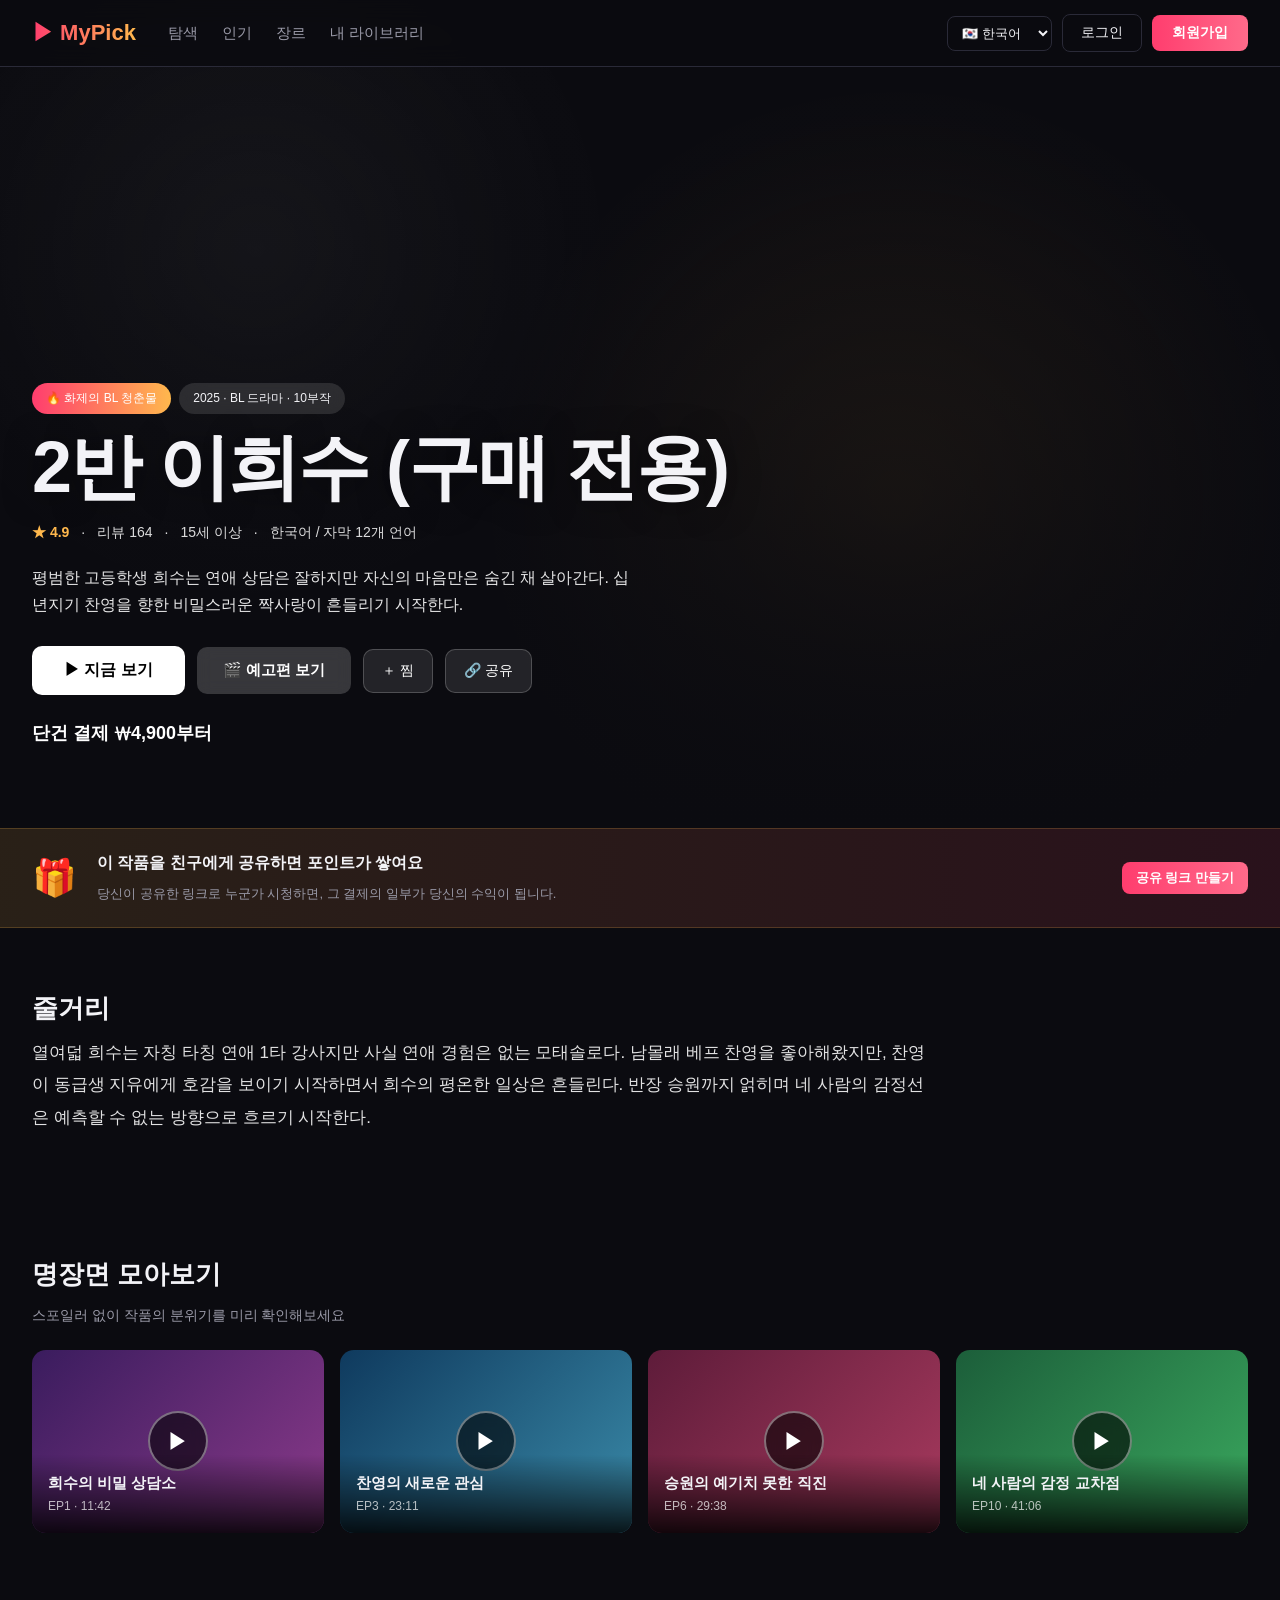
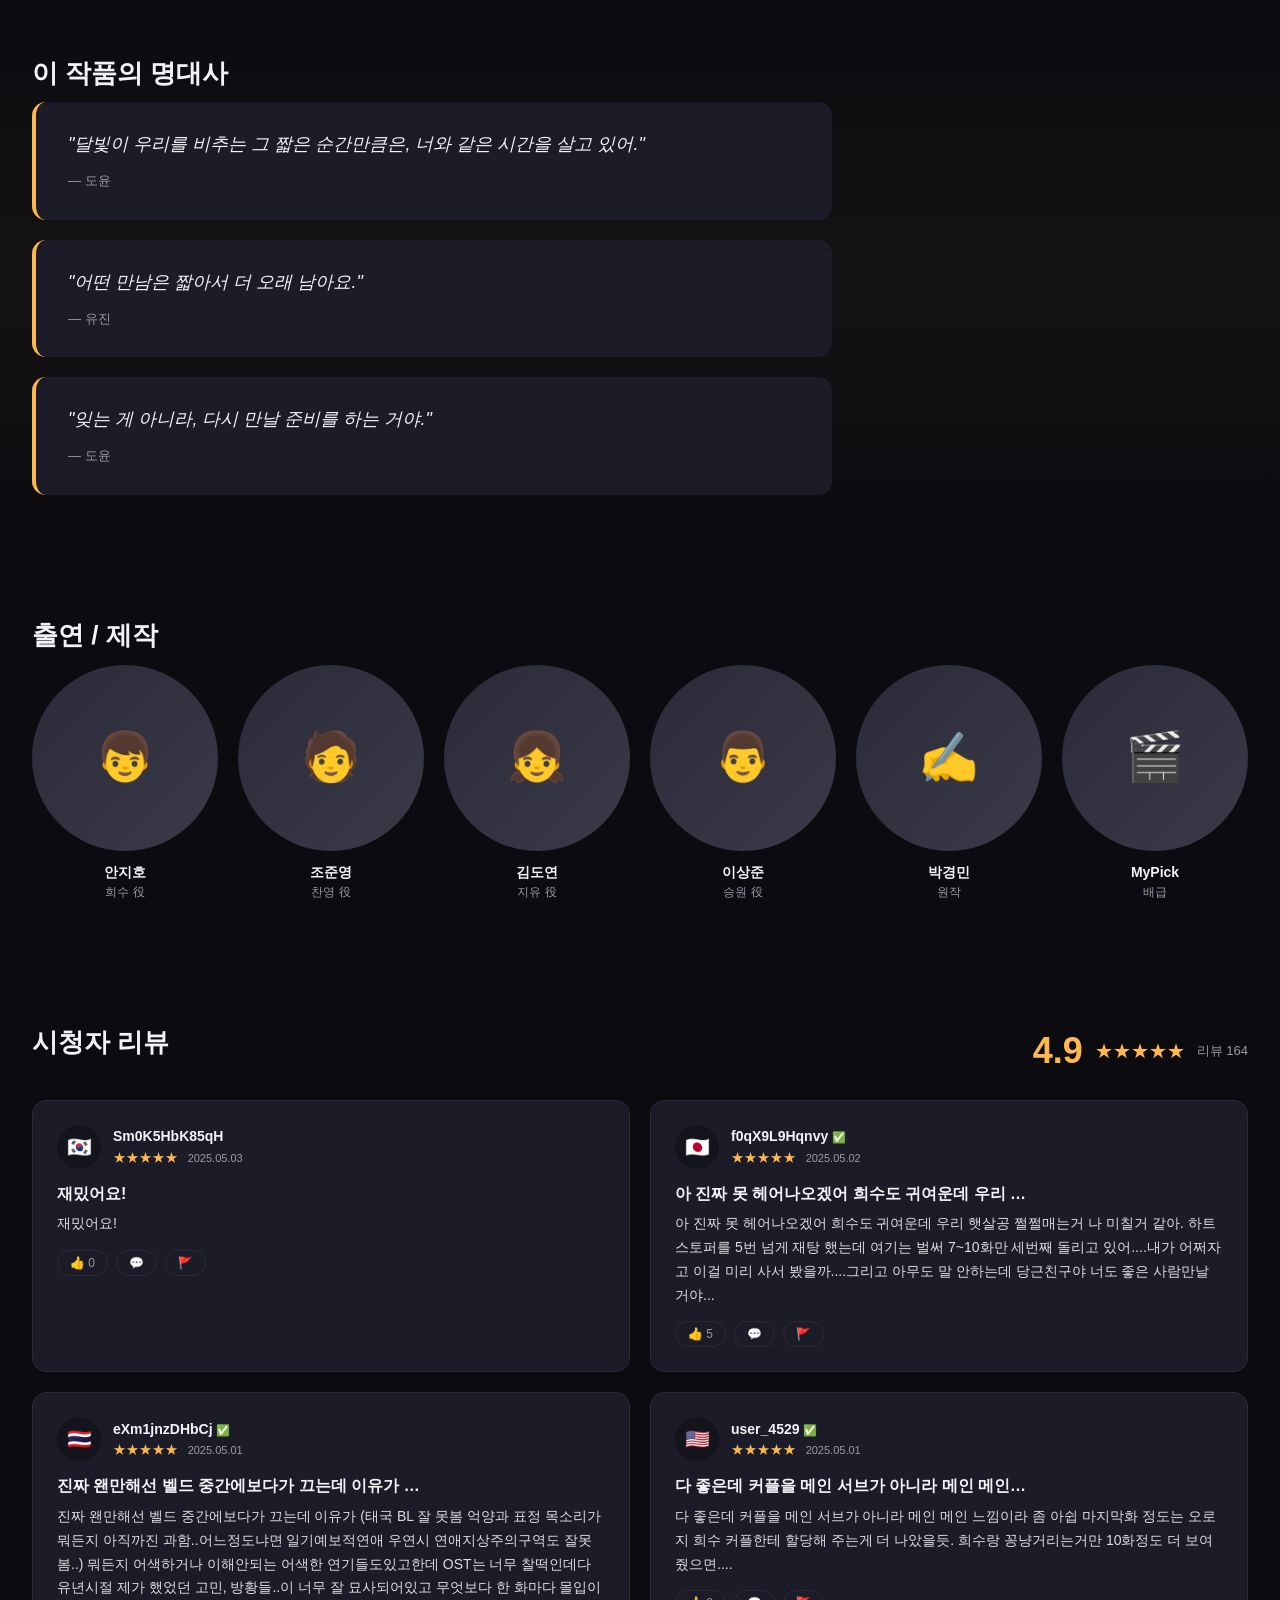
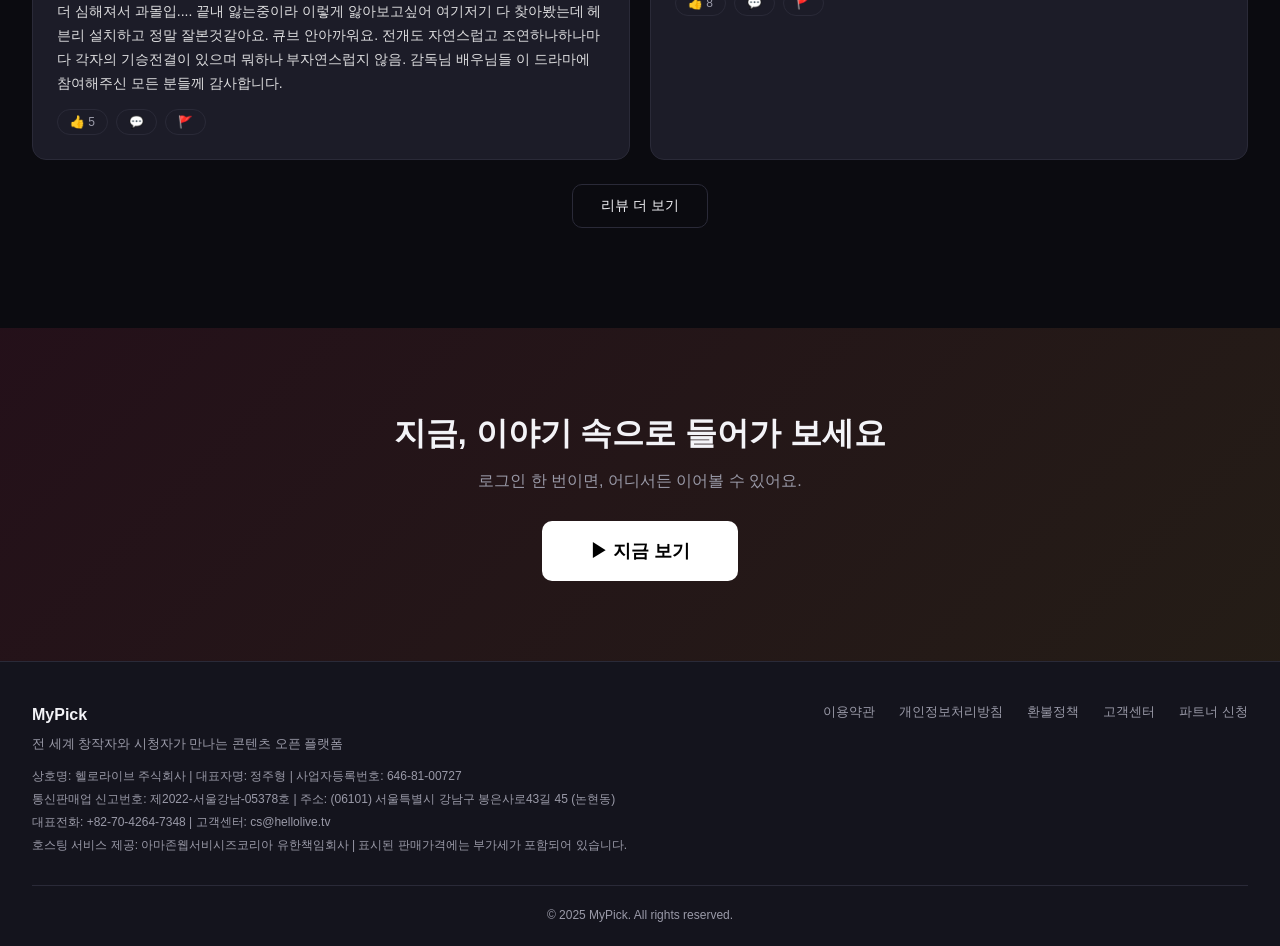
<file: index.html>
<!DOCTYPE html>
<html lang="ko">
<head>
<meta charset="UTF-8">
<meta name="viewport" content="width=device-width, initial-scale=1.0">
<title>MyPick — 어디에서나, 당신의 이야기</title>
<link rel="stylesheet" href="styles.css">
</head>
<body>

<!-- ============ TOP NAV ============ -->
<header class="topnav">
  <div class="nav-inner">
    <a href="#" class="logo" data-route="detail">▶ MyPick</a>
    <nav class="nav-links">
      <a href="#" data-route="explore" data-i18n="nav_explore">탐색</a>
      <a href="#" data-route="trending" data-i18n="nav_trending">인기</a>
      <a href="#" data-route="genre" data-i18n="nav_genre">장르</a>
      <a href="#" data-route="library" data-i18n="nav_library">내 라이브러리</a>
    </nav>
    <div class="nav-right">
      <select id="langSelect" class="lang-select" title="Language">
        <option value="ko">🇰🇷 한국어</option>
        <option value="en">🇺🇸 English</option>
      </select>
      <button class="btn-ghost" id="btnLogin" data-i18n="btn_login">로그인</button>
      <button class="btn-primary" id="btnSignup" data-i18n="btn_signup">회원가입</button>
      <div class="profile-wrap hidden" id="profileWrap">
        <button class="avatar" id="avatarBtn" title="Profile">👤</button>
        <div class="profile-menu hidden" id="profileMenu">
          <div class="pm-head">
            <div class="pm-avatar">👤</div>
            <div>
              <div class="pm-name" id="pmName">Guest User</div>
              <div class="pm-email">user@mypick.app</div>
            </div>
          </div>
          <div class="pm-points">
            <span data-i18n="pm_points">보유 포인트</span>
            <strong id="pmPoints">0 P</strong>
          </div>
          <div class="pm-list">
            <a href="#" data-profile="profile"><span>👤</span><span data-i18n="pm_profile">내 프로필</span></a>
            <a href="#" data-profile="history"><span>🕘</span><span data-i18n="pm_history">시청 기록</span></a>
            <a href="#" data-profile="favorites"><span>❤️</span><span data-i18n="pm_favorites">찜한 콘텐츠</span></a>
            <a href="#" data-profile="purchases"><span>💳</span><span data-i18n="pm_purchases">구매 내역</span></a>
            <a href="#" data-profile="points"><span>🎁</span><span data-i18n="pm_points_menu">포인트</span></a>
            <a href="#" data-profile="notifications"><span>🔔</span><span data-i18n="pm_notifications">알림 설정</span></a>
            <a href="#" data-profile="account"><span>⚙️</span><span data-i18n="pm_account">계정 설정</span></a>
            <a href="#" data-profile="devices"><span>📱</span><span data-i18n="pm_devices">기기 관리</span></a>
            <a href="#" data-profile="help"><span>❓</span><span data-i18n="pm_help">고객센터</span></a>
            <hr>
            <a href="#" id="btnLogout"><span>🚪</span><span data-i18n="pm_logout">로그아웃</span></a>
          </div>
        </div>
      </div>
    </div>
  </div>
</header>

<!-- =====================================================
     VIEW: DETAIL (default content page)
====================================================== -->
<main class="view active" id="view-detail">

<section class="hero">
  <div class="hero-bg" id="heroBg"></div>
  <div class="hero-overlay"></div>
  <div class="hero-content">
    <div class="hero-tags">
      <span class="badge badge-hot" data-i18n="badge_hot">🔥 글로벌 인기 1위</span>
      <span class="badge" data-i18n="badge_meta">2024 · 드라마 · 8부작</span>
    </div>
    <h1 class="hero-title" id="heroTitle">2반 이희수 (구매 전용)</h1>
    <div class="hero-meta" id="heroMeta">
      <span class="rating">★ 4.9</span><span>·</span>
      <span><span data-i18n="reviews_n">리뷰</span> 164</span><span>·</span>
      <span data-i18n="age_15">15세 이상</span><span>·</span>
      <span data-i18n="lang_subs">한국어 / 자막 12개 언어</span>
    </div>
    <p class="hero-desc" id="heroDesc"></p>
    <div class="hero-actions">
      <button class="btn-play" id="btnWatch" data-i18n="btn_watch">▶ 지금 보기</button>
      <button class="btn-secondary" id="btnTrailer" data-i18n="btn_trailer">🎬 예고편 보기</button>
      <button class="icon-btn" data-i18n="btn_fav">＋ 찜</button>
      <button class="icon-btn" id="btnShareQuick" data-i18n="btn_share">🔗 공유</button>
    </div>
    <div class="price-line">
      <span class="price" data-i18n="price_single">단건 결제 ₩4,900~</span>
    </div>
  </div>
</section>

<section class="earn-banner">
  <div class="earn-inner">
    <div class="earn-icon">🎁</div>
    <div class="earn-text">
      <strong data-i18n="earn_title">이 작품을 친구에게 공유하면 포인트가 쌓여요</strong>
      <span data-i18n="earn_desc">당신이 공유한 링크로 누군가 시청하면, 그 결제의 일부가 당신의 수익이 됩니다.</span>
    </div>
    <button class="btn-primary small" id="btnSharePage" data-i18n="earn_btn">공유 링크 만들기</button>
  </div>
</section>

<section class="section">
  <h2 class="section-title" data-i18n="sec_synopsis">줄거리</h2>
  <p class="synopsis" id="synopsis"></p>
</section>

<section class="section">
  <h2 class="section-title" data-i18n="sec_scenes">명장면 모아보기</h2>
  <p class="section-sub" data-i18n="sec_scenes_sub">스포일러 없이 작품의 분위기를 미리 확인해보세요</p>
  <div class="scenes-grid" id="scenesGrid"></div>
</section>

<section class="section quotes-section">
  <h2 class="section-title" data-i18n="sec_quotes">이 작품의 명대사</h2>
  <div class="quotes" id="quotes"></div>
</section>

<section class="section">
  <h2 class="section-title" data-i18n="sec_cast">출연 / 제작</h2>
  <div class="cast-row" id="castRow"></div>
</section>

<section class="section">
  <div class="row-between">
    <h2 class="section-title" data-i18n="sec_reviews">시청자 리뷰</h2>
    <div class="review-summary">
      <span class="big-rating">4.9</span>
      <div class="stars">★★★★★</div>
      <span class="count"><span data-i18n="reviews_n">리뷰</span> 164</span>
    </div>
  </div>
  <div class="reviews" id="reviewsPreview"></div>
  <button class="btn-outline center" id="btnMoreReview" data-i18n="btn_more_reviews">리뷰 더 보기</button>
</section>

<section class="cta-final">
  <h2 data-i18n="cta_title">지금, 이야기 속으로 들어가 보세요</h2>
  <p data-i18n="cta_desc">로그인 한 번이면, 어디서든 이어볼 수 있어요.</p>
  <button class="btn-play big" id="btnWatch2" data-i18n="btn_watch">▶ 지금 보기</button>
</section>

</main>

<!-- =====================================================
     VIEW: EXPLORE
====================================================== -->
<main class="view" id="view-explore">
  <div class="page-head">
    <h1 data-i18n="page_explore_title">탐색</h1>
    <p data-i18n="page_explore_desc">당신의 다음 스토리를 찾아보세요</p>
  </div>
  <div class="filter-row">
    <div class="chips" id="exploreGenres"></div>
    <select class="select" id="exploreSort">
      <option value="popular" data-i18n="sort_popular">인기순</option>
      <option value="latest" data-i18n="sort_latest">최신순</option>
      <option value="rating" data-i18n="sort_rating">평점순</option>
    </select>
  </div>
  <div class="grid-large" id="exploreGrid"></div>
</main>

<!-- =====================================================
     VIEW: TRENDING
====================================================== -->
<main class="view" id="view-trending">
  <div class="page-head">
    <h1 data-i18n="page_trending_title">지금 가장 인기 있는 콘텐츠</h1>
    <p data-i18n="page_trending_desc">전 세계 시청자가 지금 보고 있는 작품</p>
  </div>
  <div class="tab-row">
    <button class="tab active" data-trending="today" data-i18n="tab_today">오늘의 TOP 10</button>
    <button class="tab" data-trending="week" data-i18n="tab_week">주간 랭킹</button>
    <button class="tab" data-trending="month" data-i18n="tab_month">월간 랭킹</button>
  </div>
  <div class="rank-list" id="rankList"></div>
</main>

<!-- =====================================================
     VIEW: GENRE
====================================================== -->
<main class="view" id="view-genre">
  <div class="page-head">
    <h1 data-i18n="page_genre_title">장르별 둘러보기</h1>
    <p data-i18n="page_genre_desc">취향에 맞는 장르를 골라보세요</p>
  </div>
  <div class="genre-grid" id="genreGrid"></div>
</main>

<!-- =====================================================
     VIEW: MY LIBRARY
====================================================== -->
<main class="view" id="view-library">
  <div class="page-head">
    <h1 data-i18n="page_library_title">내 라이브러리</h1>
  </div>
  <div class="tab-row">
    <button class="tab active" data-lib="watching" data-i18n="lib_watching">시청 중</button>
    <button class="tab" data-lib="purchased" data-i18n="lib_purchased">구매한 콘텐츠</button>
    <button class="tab" data-lib="wishlist" data-i18n="lib_wishlist">찜한 작품</button>
    <button class="tab" data-lib="history" data-i18n="lib_history">시청 기록</button>
  </div>
  <div id="libraryBody"></div>
</main>

<!-- =====================================================
     VIEW: REVIEWS
====================================================== -->
<main class="view" id="view-reviews">
  <button class="back-btn" data-route="detail">← <span data-i18n="back">돌아가기</span></button>
  <div class="reviews-head">
    <div class="reviews-stat">
      <div class="stat-rating">
        <span class="big-num">4.9</span>
        <div class="stat-stars">★★★★★</div>
        <p><span id="rvCount">164</span> <span data-i18n="reviews_total">개의 리뷰</span></p>
      </div>
      <div class="stat-bars" id="ratingBars"></div>
    </div>
    <div class="reviews-toolbar">
      <div class="rv-tabs">
        <button class="rv-tab active" data-rv-tab="all" data-i18n="rv_all">전체</button>
        <button class="rv-tab" data-rv-tab="photo" data-i18n="rv_photo">📸 사진리뷰</button>
        <button class="rv-tab" data-rv-tab="spoiler" data-i18n="rv_spoiler">⚠ 스포일러 없음</button>
        <button class="rv-tab" data-rv-tab="verified" data-i18n="rv_verified">✅ 시청 인증</button>
      </div>
      <div class="rv-controls">
        <input type="text" id="rvSearch" placeholder="리뷰 검색...">
        <select id="rvSort">
          <option value="like" data-i18n="sort_like">추천순</option>
          <option value="latest" data-i18n="sort_latest">최신순</option>
          <option value="high" data-i18n="sort_high">평점 높은순</option>
          <option value="low" data-i18n="sort_low">평점 낮은순</option>
        </select>
      </div>
    </div>
  </div>
  <div class="reviews-feed" id="reviewsFeed"></div>
</main>

<!-- =====================================================
     VIEW: SHARE / POINTS
====================================================== -->
<main class="view" id="view-share">
  <button class="back-btn" data-route="detail">← <span data-i18n="back">돌아가기</span></button>

  <div class="share-hero">
    <div class="share-balance">
      <div class="lbl" data-i18n="sh_balance">내 포인트 잔액</div>
      <div class="balance" id="balanceNum">0</div>
      <div class="sub" data-i18n="sh_balance_sub">P · 1P = ₩1 상당</div>
      <div class="balance-stats">
        <div><span data-i18n="sh_today">오늘</span><strong>+1,200P</strong></div>
        <div><span data-i18n="sh_week">이번 주</span><strong>+8,400P</strong></div>
        <div><span data-i18n="sh_month">이번 달</span><strong>+34,200P</strong></div>
      </div>
    </div>
    <div class="share-link-card">
      <div class="lbl" data-i18n="sh_my_link">내 공유 링크</div>
      <div class="share-link-input">
        <input type="text" id="shareLink" readonly value="https://mypick.app/c/lee-heesu-class-2?ref=USER12345">
        <button class="btn-primary" id="copyLinkBtn" data-i18n="sh_copy">복사</button>
      </div>
      <div class="share-buttons">
        <button class="share-btn fb">Facebook</button>
        <button class="share-btn x">X</button>
        <button class="share-btn ig">Instagram</button>
        <button class="share-btn kakao">KakaoTalk</button>
        <button class="share-btn line">LINE</button>
        <button class="share-btn wa">WhatsApp</button>
      </div>
      <p class="share-rate">💡 <span data-i18n="sh_rate">결제금액의 10%가 포인트로 자동 적립됩니다</span></p>
    </div>
  </div>

  <div class="realtime-card">
    <div class="rt-head">
      <span class="rt-dot"></span>
      <strong data-i18n="sh_realtime">실시간 적립</strong>
      <span class="rt-sub" data-i18n="sh_realtime_sub">방금 전 활동</span>
    </div>
    <div class="rt-feed" id="rtFeed"></div>
  </div>

  <div class="tab-row">
    <button class="tab active" data-pts-tab="earn" data-i18n="sh_tab_earn">적립 내역</button>
    <button class="tab" data-pts-tab="use" data-i18n="sh_tab_use">사용 내역</button>
    <button class="tab" data-pts-tab="rank" data-i18n="sh_tab_rank">친구 랭킹</button>
    <button class="tab" data-pts-tab="how" data-i18n="sh_tab_how">적립 방법</button>
  </div>
  <div id="ptsBody"></div>
</main>

<!-- =====================================================
     VIEW: PROFILE / SETTINGS
====================================================== -->
<main class="view" id="view-profile">
  <div class="profile-layout">
    <aside class="profile-side">
      <div class="ps-head">
        <div class="ps-avatar">👤</div>
        <div class="ps-name">Guest User</div>
        <div class="ps-email">user@mypick.app</div>
      </div>
      <nav class="ps-nav" id="psNav">
        <a href="#" data-profile="profile" data-i18n="pm_profile">내 프로필</a>
        <a href="#" data-profile="history" data-i18n="pm_history">시청 기록</a>
        <a href="#" data-profile="favorites" data-i18n="pm_favorites">찜한 콘텐츠</a>
        <a href="#" data-profile="purchases" data-i18n="pm_purchases">구매 내역</a>
        <a href="#" data-profile="points" data-i18n="pm_points_menu">포인트</a>
        <a href="#" data-profile="notifications" data-i18n="pm_notifications">알림 설정</a>
        <a href="#" data-profile="account" data-i18n="pm_account">계정 설정</a>
        <a href="#" data-profile="devices" data-i18n="pm_devices">기기 관리</a>
        <a href="#" data-profile="help" data-i18n="pm_help">고객센터</a>
      </nav>
    </aside>
    <section class="profile-main" id="profileMain"></section>
  </div>
</main>

<!-- ============ FOOTER ============ -->
<footer class="footer">
  <div class="footer-inner">
    <div>
      <strong>MyPick</strong>
      <p data-i18n="footer_about">전 세계 창작자와 시청자가 만나는 콘텐츠 오픈 플랫폼</p>
      <div class="biz-meta">
        <p>상호명: 헬로라이브 주식회사 | 대표자명: 정주형 | 사업자등록번호: 646-81-00727</p>
        <p>통신판매업 신고번호: 제2022-서울강남-05378호 | 주소: (06101) 서울특별시 강남구 봉은사로43길 45 (논현동)</p>
        <p>대표전화: +82-70-4264-7348 | 고객센터: cs@hellolive.tv</p>
        <p>호스팅 서비스 제공: 아마존웹서비시즈코리아 유한책임회사 | 표시된 판매가격에는 부가세가 포함되어 있습니다.</p>
      </div>
    </div>
    <div class="footer-links">
      <a href="terms.html" target="_blank" rel="noopener" data-i18n="footer_terms">이용약관</a>
      <a href="privacy.html" target="_blank" rel="noopener" data-i18n="footer_privacy">개인정보처리방침</a>
      <a href="refund.html" target="_blank" rel="noopener">환불정책</a>
      <a href="help.html" target="_blank" rel="noopener" data-i18n="footer_help">고객센터</a>
      <a href="partner.html" target="_blank" rel="noopener" data-i18n="footer_partner">파트너 신청</a>
    </div>
  </div>
  <div class="copyright">© 2025 MyPick. All rights reserved.</div>
</footer>

<!-- =================== MODALS =================== -->

<!-- Auth Modal -->
<div class="modal-backdrop hidden" id="authModal">
  <div class="modal auth-modal">
    <button class="close" onclick="closeModal('authModal')">×</button>
    <div class="auth-tabs">
      <button class="tab active" data-tab="login" data-i18n="btn_login">로그인</button>
      <button class="tab" data-tab="signup" data-i18n="btn_signup">회원가입</button>
    </div>
    <div class="auth-body" id="authBody"></div>
    <div class="auth-note">💡 심사 환경에서는 테스트 계정으로 로그인해 결제 플로우를 확인할 수 있습니다.</div>
  </div>
</div>

<!-- Watch Flow Modal (multi-step) -->
<div class="modal-backdrop hidden" id="watchModal">
  <div class="modal watch-modal">
    <button class="close" onclick="closeModal('watchModal')">×</button>
    <div class="stepper" id="stepper">
      <div class="step active"><i>1</i><span data-i18n="step_product">상품 선택</span></div>
      <div class="step"><i>2</i><span data-i18n="step_pay">결제수단</span></div>
      <div class="step"><i>3</i><span data-i18n="step_done">결제완료</span></div>
    </div>
    <div class="watch-body" id="watchBody"></div>
  </div>
</div>

<!-- Player Modal -->
<div class="modal-backdrop hidden" id="playerModal">
  <div class="modal player-modal">
    <button class="close" onclick="closeModal('playerModal')">×</button>
    <div class="player">
      <div class="player-screen" id="playerScreen">
        <div class="play-icon">▶</div>
        <div class="player-title" id="playerTitle">2반 이희수 — Episode 1</div>
        <div class="player-sub" id="playerSub">DRM 보호 · 1080p · 자막 ON</div>
      </div>
      <div class="player-controls">
        <button>⏯</button>
        <div class="seek"><div class="seek-fill"></div></div>
        <span>00:42 / 48:20</span>
        <button>🔊</button><button>CC</button><button>HD</button><button>⛶</button>
      </div>
    </div>
  </div>
</div>

<!-- Trailer Modal -->
<div class="modal-backdrop hidden" id="trailerModal">
  <div class="modal player-modal">
    <button class="close" onclick="closeModal('trailerModal')">×</button>
    <div class="player">
      <div class="player-screen trailer">
        <div class="play-icon">▶</div>
        <div class="player-title" data-i18n="trailer_title">예고편 · 2반 이희수</div>
        <div class="player-sub">2:12</div>
      </div>
    </div>
  </div>
</div>

<!-- Detail Modal (for reviewer profile, related items) -->
<div class="modal-backdrop hidden" id="detailModal">
  <div class="modal detail-modal">
    <button class="close" onclick="closeModal('detailModal')">×</button>
    <div id="detailBody"></div>
  </div>
</div>

<!-- Toast -->
<div class="toast hidden" id="toast"></div>
<!-- Realtime Notification -->
<div class="rt-notify hidden" id="rtNotify"></div>

<script src="data.js"></script>
<script src="app.js"></script>
</body>
</html>
</file>
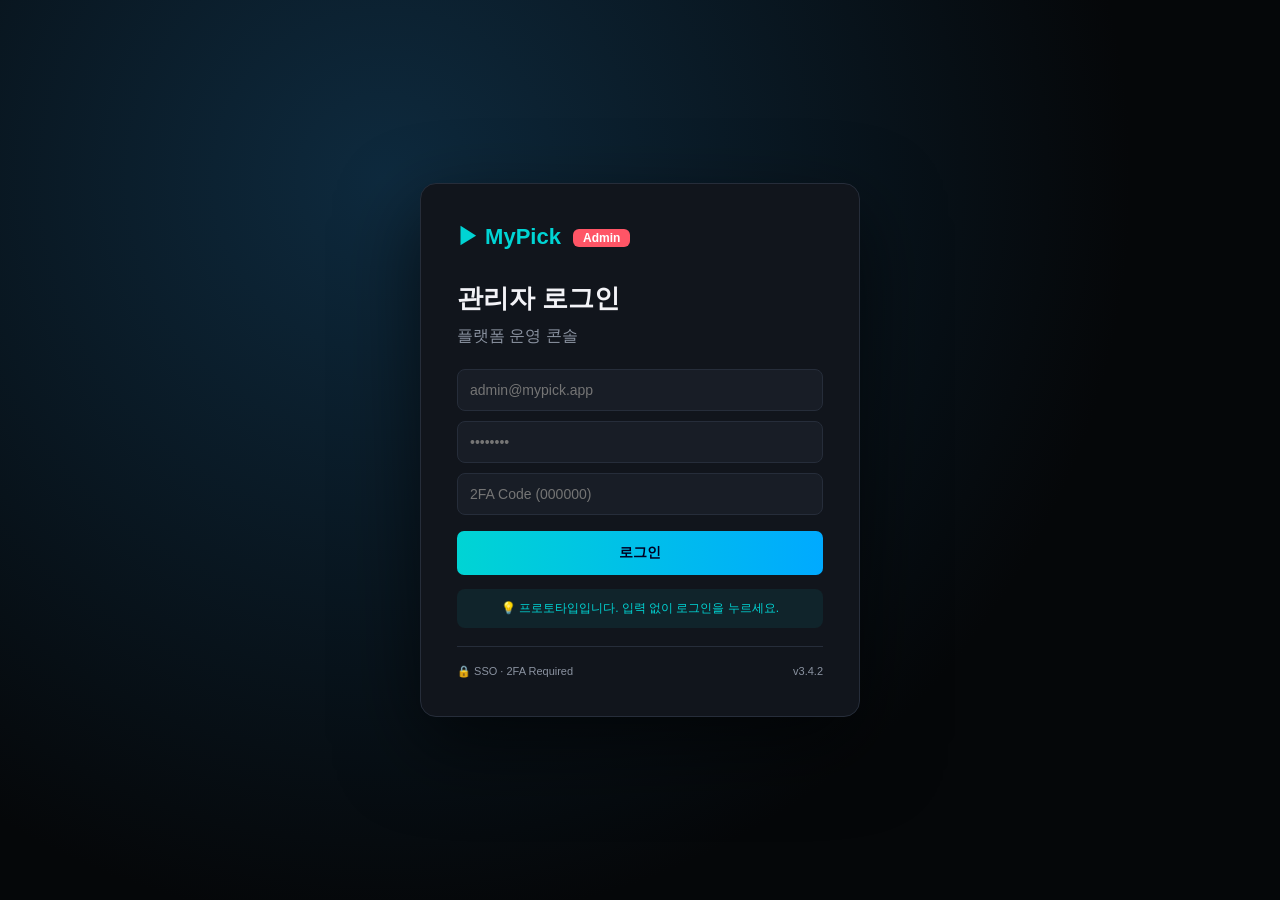
<file: admin.html>
<!DOCTYPE html>
<html lang="ko">
<head>
<meta charset="UTF-8">
<meta name="viewport" content="width=device-width, initial-scale=1.0">
<title>MyPick Admin Console</title>
<link rel="stylesheet" href="admin-styles.css">
</head>
<body>

<!-- ============ LOGIN ============ -->
<div id="loginOverlay" class="login-overlay">
  <div class="login-box">
    <div class="login-brand">▶ MyPick <span class="ad">Admin</span></div>
    <h1 data-i18n="login_title">관리자 로그인</h1>
    <p data-i18n="login_sub">플랫폼 운영 콘솔</p>
    <div class="login-body">
      <input type="email" placeholder="admin@mypick.app">
      <input type="password" placeholder="••••••••">
      <input type="text" placeholder="2FA Code (000000)">
      <button class="btn-primary full" onclick="enterAdmin()" data-i18n="btn_login">로그인</button>
    </div>
    <div class="login-note" data-i18n="auth_note">💡 프로토타입입니다. 입력 없이 로그인을 누르세요.</div>
    <div class="login-foot">
      <span>🔒 SSO · 2FA Required</span>
      <span>v3.4.2</span>
    </div>
  </div>
</div>

<!-- ============ CONSOLE ============ -->
<div id="console" class="console hidden">

  <aside class="sidebar">
    <div class="sb-brand">▶ <span>MyPick</span><em>Admin Console</em></div>
    <div class="sb-user">
      <div class="sb-user-av">A</div>
      <div>
        <div class="sb-user-name">Admin · Park J.</div>
        <div class="sb-user-role">Super Admin</div>
      </div>
      <span class="online"></span>
    </div>
    <nav class="sb-nav" id="sbNav">
      <a href="#" data-page="dashboard" class="active"><span>📊</span><span data-i18n="nav_dashboard">대시보드</span></a>
      <div class="sb-sec" data-i18n="sec_review">검수</div>
      <a href="#" data-page="review"><span>⏳</span><span data-i18n="nav_review">검수 대기</span><em class="badge-num" id="bgReview">12</em></a>
      <a href="#" data-page="subtitle"><span>💬</span><span data-i18n="nav_sub">자막 검수</span><em class="badge-num">38</em></a>
      <a href="#" data-page="reports"><span>🚩</span><span data-i18n="nav_reports">신고 처리</span><em class="badge-num red">7</em></a>
      <div class="sb-sec" data-i18n="sec_manage">관리</div>
      <a href="#" data-page="content"><span>🎞️</span><span data-i18n="nav_content">콘텐츠</span></a>
      <a href="#" data-page="partners"><span>🤝</span><span data-i18n="nav_partners">파트너</span></a>
      <a href="#" data-page="users"><span>👥</span><span data-i18n="nav_users">사용자</span></a>
      <div class="sb-sec" data-i18n="sec_revenue">매출</div>
      <a href="#" data-page="settlements"><span>💰</span><span data-i18n="nav_settle">정산</span></a>
      <a href="#" data-page="featured"><span>🎯</span><span data-i18n="nav_feat">추천 / 배너</span></a>
      <a href="#" data-page="promotions"><span>🎁</span><span data-i18n="nav_promo">프로모션</span></a>
      <div class="sb-sec" data-i18n="sec_system">시스템</div>
      <a href="#" data-page="analytics"><span>📈</span><span data-i18n="nav_analytics">통계 분석</span></a>
      <a href="#" data-page="system"><span>🛠</span><span data-i18n="nav_system">시스템 설정</span></a>
    </nav>
    <div class="sb-foot">
      <div class="health">
        <span class="online"></span> <span data-i18n="all_ops">All systems operational</span>
      </div>
      <a href="#" id="btnLogout"><span>🚪</span><span data-i18n="logout">로그아웃</span></a>
    </div>
  </aside>

  <div class="main">
    <header class="topbar">
      <div class="tb-left">
        <input type="text" class="search" placeholder="콘텐츠, 파트너, 사용자, 거래 검색...">
      </div>
      <div class="tb-right">
        <select id="langSelect" class="select-mini">
          <option value="ko">🇰🇷 KO</option><option value="en">🇺🇸 EN</option>
        </select>
        <button class="icon-btn">🌐 <span data-i18n="all_regions">전 지역</span></button>
        <button class="icon-btn" id="bellBtn">🔔 <span class="dot"></span></button>
        <button class="icon-btn" onclick="window.open('partner.html','_blank')">📦 <span data-i18n="open_partner">파트너 콘솔</span></button>
        <button class="icon-btn" onclick="window.open('index.html','_blank')">👁 <span data-i18n="open_user">유저 화면</span></button>
        <div class="profile-wrap">
          <button class="avatar" id="avatarBtn">A</button>
          <div class="profile-menu hidden" id="profileMenu">
            <div class="pm-head"><strong>Park Jaehyun</strong><span>admin@mypick.app</span><div class="role-tag">Super Admin</div></div>
            <a href="#" data-page="system"><span data-i18n="pm_account">계정 / 권한</span></a>
            <a href="#" data-page="system"><span data-i18n="pm_audit">감사 로그</span></a>
            <hr>
            <a href="#" id="pmLogout"><span data-i18n="logout">로그아웃</span></a>
          </div>
        </div>
      </div>
    </header>

    <div class="notif-drawer hidden" id="notifDrawer">
      <h4 data-i18n="notif_title">알림</h4>
      <div id="notifList"></div>
    </div>

    <main class="page" id="page"></main>
  </div>
</div>

<!-- Modals -->
<div class="modal-backdrop hidden" id="reviewModal">
  <div class="modal review-modal"><button class="close" onclick="closeModal('reviewModal')">×</button><div id="reviewBody"></div></div>
</div>
<div class="modal-backdrop hidden" id="detailModal">
  <div class="modal detail-modal"><button class="close" onclick="closeModal('detailModal')">×</button><div id="detailBody"></div></div>
</div>
<div class="modal-backdrop hidden" id="actionModal">
  <div class="modal action-modal"><button class="close" onclick="closeModal('actionModal')">×</button><div id="actionBody"></div></div>
</div>

<div class="toast hidden" id="toast"></div>

<script src="admin-data.js"></script>
<script src="admin-app.js"></script>
</body>
</html>
</file>
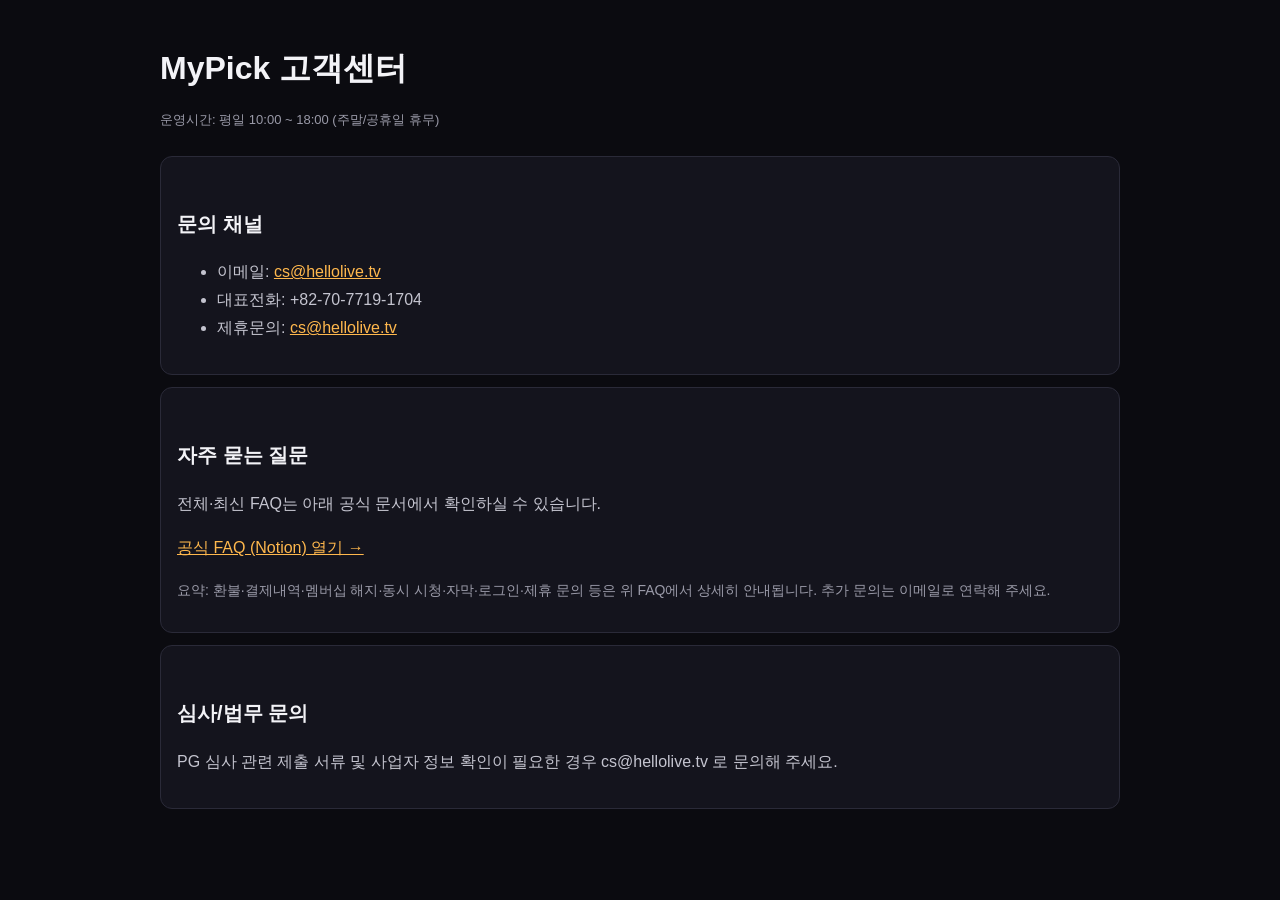
<file: help.html>
<!DOCTYPE html>
<html lang="ko">
<head>
  <meta charset="UTF-8">
  <meta name="viewport" content="width=device-width, initial-scale=1.0">
  <title>MyPick 고객센터</title>
  <style>
    body { margin: 0; background: #0b0b10; color: #f3f3f7; font-family: -apple-system, BlinkMacSystemFont, "Segoe UI", "Pretendard", "Noto Sans KR", sans-serif; line-height: 1.75; }
    .wrap { max-width: 960px; margin: 0 auto; padding: 40px 20px 72px; }
    h1 { font-size: 32px; margin: 0 0 6px; }
    h2 { font-size: 20px; margin-top: 34px; }
    p, li { color: #c4c4cf; }
    .meta { font-size: 13px; color: #9a9aa8; margin-bottom: 24px; }
    .card { border: 1px solid #2a2a38; border-radius: 12px; padding: 16px; background: #14141d; margin-bottom: 12px; }
    a { color: #ffb84d; }
  </style>
</head>
<body>
  <div class="wrap">
    <h1>MyPick 고객센터</h1>
    <p class="meta">운영시간: 평일 10:00 ~ 18:00 (주말/공휴일 휴무)</p>

    <div class="card">
      <h2>문의 채널</h2>
      <ul>
        <li>이메일: <a href="mailto:cs@hellolive.tv">cs@hellolive.tv</a></li>
        <li>대표전화: +82-70-7719-1704</li>
        <li>제휴문의: <a href="mailto:cs@hellolive.tv">cs@hellolive.tv</a></li>
      </ul>
    </div>

    <div class="card">
      <h2>자주 묻는 질문</h2>
      <p>전체·최신 FAQ는 아래 공식 문서에서 확인하실 수 있습니다.</p>
      <p><a href="https://golden-icecream-4f0.notion.site/FAQ-17bdd33f8dbc80b5a607f57b8644ca97" target="_blank" rel="noopener noreferrer">공식 FAQ (Notion) 열기 →</a></p>
      <p style="margin-top:14px;font-size:14px;color:#9a9aa8;">요약: 환불·결제내역·멤버십 해지·동시 시청·자막·로그인·제휴 문의 등은 위 FAQ에서 상세히 안내됩니다. 추가 문의는 이메일로 연락해 주세요.</p>
    </div>

    <div class="card">
      <h2>심사/법무 문의</h2>
      <p>PG 심사 관련 제출 서류 및 사업자 정보 확인이 필요한 경우 cs@hellolive.tv 로 문의해 주세요.</p>
    </div>
  </div>
</body>
</html>
</file>
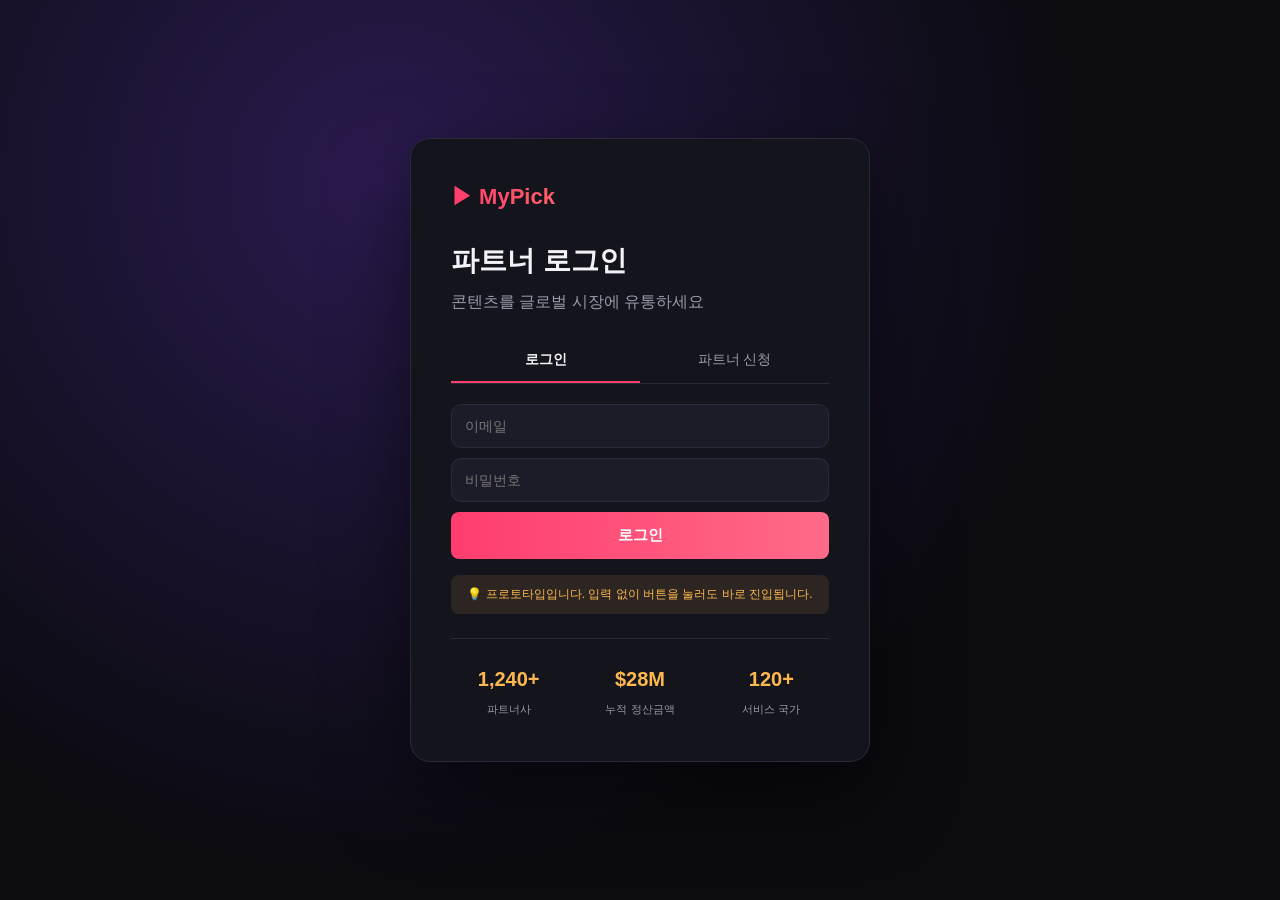
<file: partner.html>
<!DOCTYPE html>
<html lang="ko">
<head>
<meta charset="UTF-8">
<meta name="viewport" content="width=device-width, initial-scale=1.0">
<title>MyPick Partner — Creator Dashboard</title>
<link rel="stylesheet" href="partner-styles.css">
</head>
<body>

<!-- ============ LOGIN OVERLAY ============ -->
<div id="loginOverlay" class="login-overlay">
  <div class="login-box">
    <div class="login-brand">▶ MyPick <span>Partner</span></div>
    <h1 data-i18n="login_title">파트너 로그인</h1>
    <p data-i18n="login_sub">콘텐츠를 글로벌 시장에 유통하세요</p>

    <div class="login-tabs">
      <button class="ltab active" data-ltab="login" data-i18n="btn_login">로그인</button>
      <button class="ltab" data-ltab="signup" data-i18n="btn_signup">파트너 신청</button>
    </div>

    <div class="login-body" id="loginBody"></div>

    <div class="login-note" data-i18n="auth_note">💡 프로토타입입니다. 입력 없이 버튼을 눌러도 바로 진입됩니다.</div>

    <div class="login-stats">
      <div><strong>1,240+</strong><span data-i18n="ls_partners">파트너사</span></div>
      <div><strong>$28M</strong><span data-i18n="ls_paid">누적 정산금액</span></div>
      <div><strong>120+</strong><span data-i18n="ls_countries">서비스 국가</span></div>
    </div>
  </div>
</div>

<!-- ============ DASHBOARD LAYOUT ============ -->
<div id="dashboard" class="dashboard hidden">

  <!-- SIDEBAR -->
  <aside class="sidebar">
    <div class="sb-brand">▶ <span>MyPick</span><em>Partner</em></div>
    <div class="sb-org">
      <div class="sb-org-logo">🎬</div>
      <div>
        <div class="sb-org-name">Moonlight Studios</div>
        <div class="sb-org-tier">Verified Partner ✅</div>
      </div>
    </div>
    <nav class="sb-nav" id="sbNav">
      <a href="#" data-page="dashboard" class="active"><span>📊</span><span data-i18n="nav_dashboard">대시보드</span></a>
      <a href="#" data-page="content"><span>🎞️</span><span data-i18n="nav_content">콘텐츠</span></a>
      <a href="#" data-page="upload" class="primary"><span>＋</span><span data-i18n="nav_upload">콘텐츠 등록</span></a>
      <a href="#" data-page="subtitles"><span>💬</span><span data-i18n="nav_subtitles">자막 관리</span></a>
      <a href="#" data-page="revenue"><span>💰</span><span data-i18n="nav_revenue">매출 분석</span></a>
      <a href="#" data-page="audience"><span>👥</span><span data-i18n="nav_audience">시청자 인사이트</span></a>
      <a href="#" data-page="marketing"><span>📢</span><span data-i18n="nav_marketing">마케팅</span></a>
      <a href="#" data-page="payouts"><span>🏦</span><span data-i18n="nav_payouts">정산</span></a>
      <a href="#" data-page="brand"><span>🎨</span><span data-i18n="nav_brand">브랜드 페이지</span></a>
      <a href="#" data-page="settings"><span>⚙️</span><span data-i18n="nav_settings">설정</span></a>
    </nav>
    <div class="sb-foot">
      <a href="#" id="btnHelp"><span>❓</span><span data-i18n="nav_help">도움말</span></a>
      <a href="#" id="btnLogout"><span>🚪</span><span data-i18n="nav_logout">로그아웃</span></a>
    </div>
  </aside>

  <!-- MAIN -->
  <div class="main">
    <header class="topbar">
      <div class="tb-left">
        <input type="text" class="search" id="searchInput" placeholder="콘텐츠, 시청자, 거래 검색...">
      </div>
      <div class="tb-right">
        <select id="langSelect" class="select-mini">
          <option value="ko">🇰🇷 KO</option>
          <option value="en">🇺🇸 EN</option>
        </select>
        <button class="icon-btn" title="알림" id="bellBtn">
          🔔 <span class="dot"></span>
        </button>
        <button class="icon-btn" title="View as user" onclick="window.open('index.html','_blank')">👁 <span data-i18n="view_user">유저로 보기</span></button>
        <div class="profile-wrap">
          <button class="avatar" id="avatarBtn">👤</button>
          <div class="profile-menu hidden" id="profileMenu">
            <div class="pm-head"><strong>Lee Sangmin</strong><span>partner@moonlight.studio</span></div>
            <a href="#" data-page="settings"><span data-i18n="pm_account">계정 설정</span></a>
            <a href="#" data-page="payouts"><span data-i18n="pm_payouts">정산 정보</span></a>
            <a href="#" data-page="brand"><span data-i18n="pm_brand">브랜드 페이지</span></a>
            <hr>
            <a href="#" id="pmLogout"><span data-i18n="nav_logout">로그아웃</span></a>
          </div>
        </div>
      </div>
    </header>

    <!-- Notification Drawer -->
    <div class="notif-drawer hidden" id="notifDrawer">
      <h4 data-i18n="notif_title">알림</h4>
      <div class="notif-list" id="notifList"></div>
    </div>

    <!-- PAGE CONTAINER -->
    <main class="page" id="page"></main>
  </div>
</div>

<!-- ============ MODALS ============ -->

<!-- Upload wizard -->
<div class="modal-backdrop hidden" id="uploadModal">
  <div class="modal upload-modal">
    <button class="close" onclick="closeModal('uploadModal')">×</button>
    <div class="up-stepper" id="upStepper"></div>
    <div class="up-body" id="upBody"></div>
  </div>
</div>

<!-- Detail modal -->
<div class="modal-backdrop hidden" id="detailModal">
  <div class="modal detail-modal">
    <button class="close" onclick="closeModal('detailModal')">×</button>
    <div id="detailBody"></div>
  </div>
</div>

<!-- Toast -->
<div class="toast hidden" id="toast"></div>

<script src="partner-data.js"></script>
<script src="partner-app.js"></script>
</body>
</html>
</file>
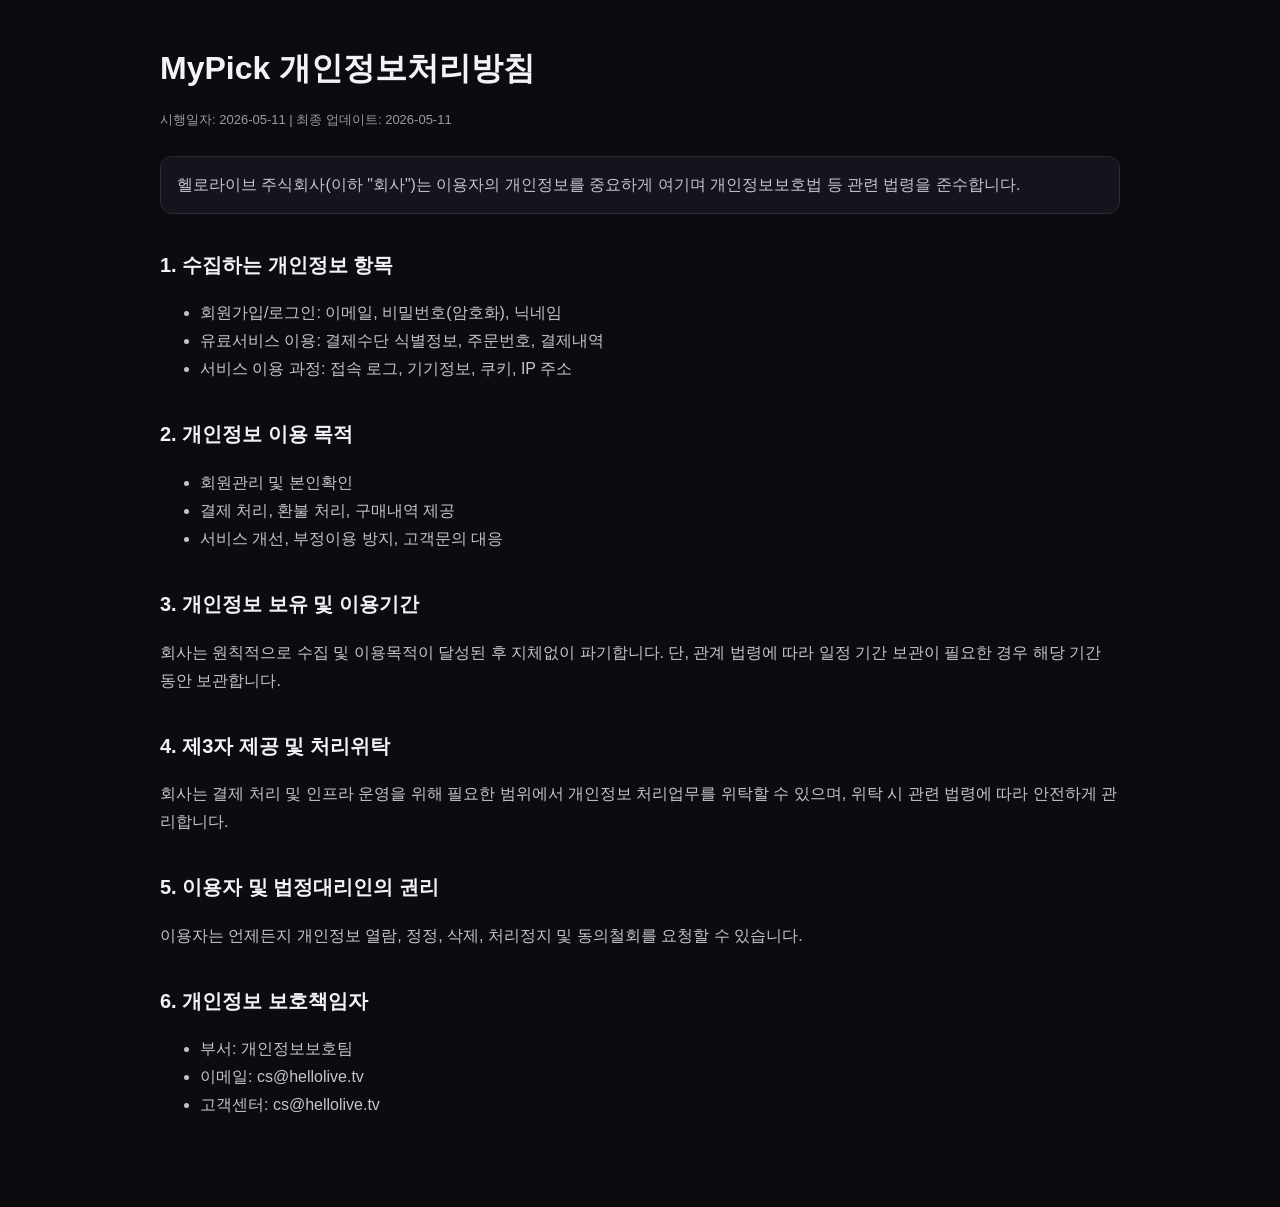
<file: privacy.html>
<!DOCTYPE html>
<html lang="ko">
<head>
  <meta charset="UTF-8">
  <meta name="viewport" content="width=device-width, initial-scale=1.0">
  <title>MyPick 개인정보처리방침</title>
  <style>
    body { margin: 0; background: #0b0b10; color: #f3f3f7; font-family: -apple-system, BlinkMacSystemFont, "Segoe UI", "Pretendard", "Noto Sans KR", sans-serif; line-height: 1.75; }
    .wrap { max-width: 960px; margin: 0 auto; padding: 40px 20px 72px; }
    h1 { font-size: 32px; margin: 0 0 6px; }
    h2 { font-size: 20px; margin-top: 34px; }
    p, li { color: #c4c4cf; }
    .meta { font-size: 13px; color: #9a9aa8; margin-bottom: 24px; }
    .box { border: 1px solid #2a2a38; border-radius: 12px; padding: 14px 16px; background: #14141d; }
  </style>
</head>
<body>
  <div class="wrap">
    <h1>MyPick 개인정보처리방침</h1>
    <p class="meta">시행일자: 2026-05-11 | 최종 업데이트: 2026-05-11</p>
    <p class="box">헬로라이브 주식회사(이하 "회사")는 이용자의 개인정보를 중요하게 여기며 개인정보보호법 등 관련 법령을 준수합니다.</p>

    <h2>1. 수집하는 개인정보 항목</h2>
    <ul>
      <li>회원가입/로그인: 이메일, 비밀번호(암호화), 닉네임</li>
      <li>유료서비스 이용: 결제수단 식별정보, 주문번호, 결제내역</li>
      <li>서비스 이용 과정: 접속 로그, 기기정보, 쿠키, IP 주소</li>
    </ul>

    <h2>2. 개인정보 이용 목적</h2>
    <ul>
      <li>회원관리 및 본인확인</li>
      <li>결제 처리, 환불 처리, 구매내역 제공</li>
      <li>서비스 개선, 부정이용 방지, 고객문의 대응</li>
    </ul>

    <h2>3. 개인정보 보유 및 이용기간</h2>
    <p>회사는 원칙적으로 수집 및 이용목적이 달성된 후 지체없이 파기합니다. 단, 관계 법령에 따라 일정 기간 보관이 필요한 경우 해당 기간 동안 보관합니다.</p>

    <h2>4. 제3자 제공 및 처리위탁</h2>
    <p>회사는 결제 처리 및 인프라 운영을 위해 필요한 범위에서 개인정보 처리업무를 위탁할 수 있으며, 위탁 시 관련 법령에 따라 안전하게 관리합니다.</p>

    <h2>5. 이용자 및 법정대리인의 권리</h2>
    <p>이용자는 언제든지 개인정보 열람, 정정, 삭제, 처리정지 및 동의철회를 요청할 수 있습니다.</p>

    <h2>6. 개인정보 보호책임자</h2>
    <ul>
      <li>부서: 개인정보보호팀</li>
      <li>이메일: cs@hellolive.tv</li>
      <li>고객센터: cs@hellolive.tv</li>
    </ul>
  </div>
</body>
</html>
</file>
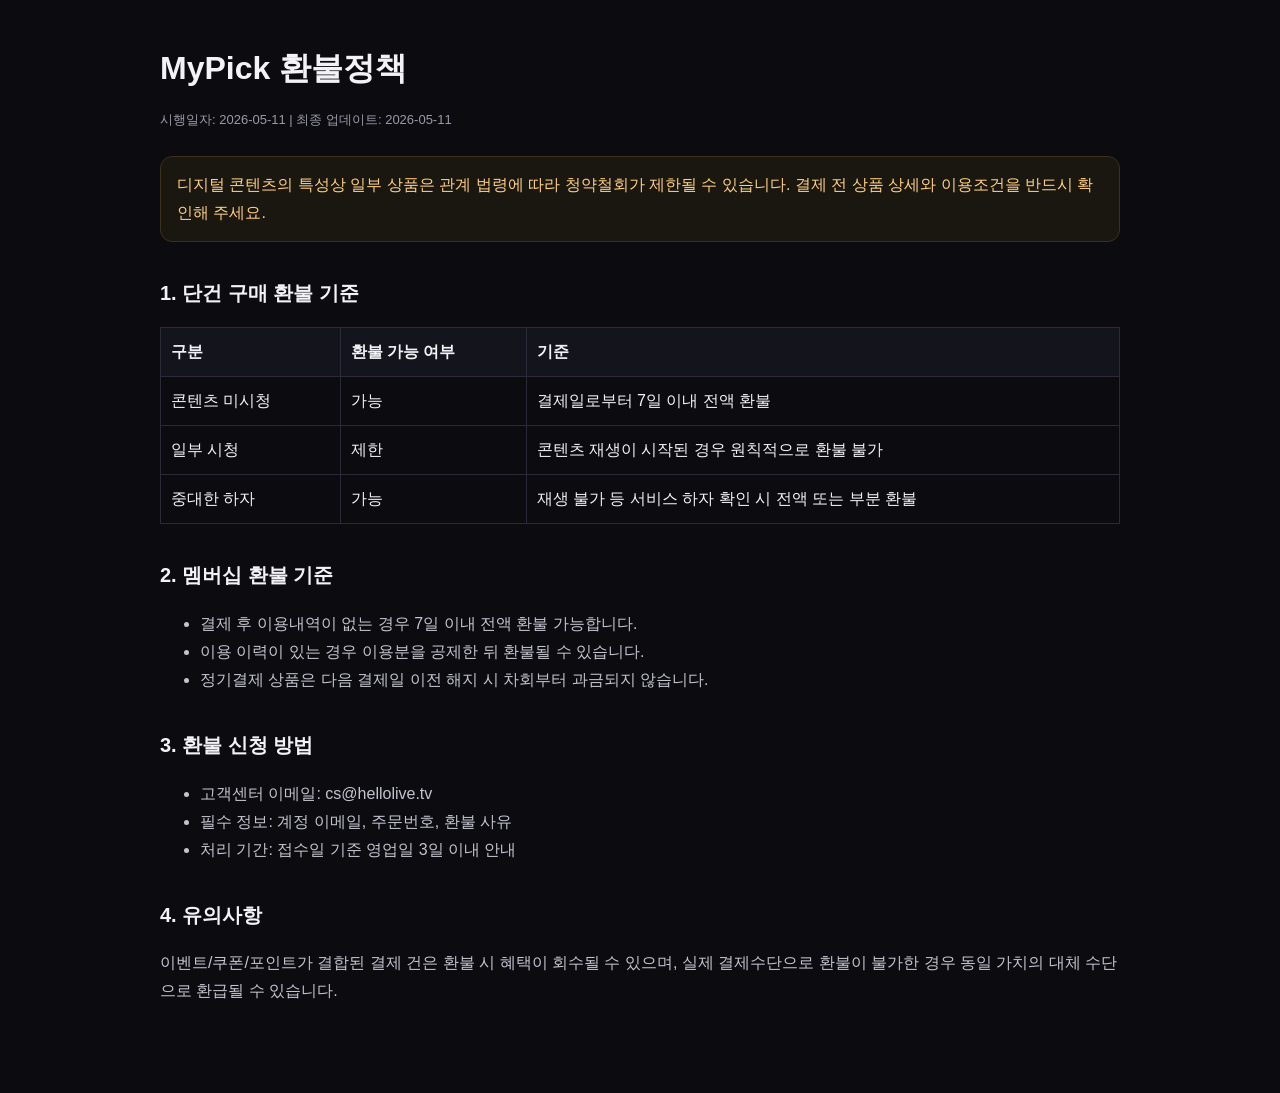
<file: refund.html>
<!DOCTYPE html>
<html lang="ko">
<head>
  <meta charset="UTF-8">
  <meta name="viewport" content="width=device-width, initial-scale=1.0">
  <title>MyPick 환불정책</title>
  <style>
    body { margin: 0; background: #0b0b10; color: #f3f3f7; font-family: -apple-system, BlinkMacSystemFont, "Segoe UI", "Pretendard", "Noto Sans KR", sans-serif; line-height: 1.75; }
    .wrap { max-width: 960px; margin: 0 auto; padding: 40px 20px 72px; }
    h1 { font-size: 32px; margin: 0 0 6px; }
    h2 { font-size: 20px; margin-top: 34px; }
    p, li { color: #c4c4cf; }
    .meta { font-size: 13px; color: #9a9aa8; margin-bottom: 24px; }
    .notice { border: 1px solid #3b2f1d; border-radius: 12px; padding: 14px 16px; background: #1a1710; color: #ffcf7f; }
    table { width: 100%; border-collapse: collapse; margin-top: 14px; }
    th, td { border: 1px solid #2a2a38; padding: 10px; text-align: left; vertical-align: top; }
    th { background: #14141d; }
  </style>
</head>
<body>
  <div class="wrap">
    <h1>MyPick 환불정책</h1>
    <p class="meta">시행일자: 2026-05-11 | 최종 업데이트: 2026-05-11</p>
    <p class="notice">디지털 콘텐츠의 특성상 일부 상품은 관계 법령에 따라 청약철회가 제한될 수 있습니다. 결제 전 상품 상세와 이용조건을 반드시 확인해 주세요.</p>

    <h2>1. 단건 구매 환불 기준</h2>
    <table>
      <thead>
        <tr>
          <th>구분</th>
          <th>환불 가능 여부</th>
          <th>기준</th>
        </tr>
      </thead>
      <tbody>
        <tr>
          <td>콘텐츠 미시청</td>
          <td>가능</td>
          <td>결제일로부터 7일 이내 전액 환불</td>
        </tr>
        <tr>
          <td>일부 시청</td>
          <td>제한</td>
          <td>콘텐츠 재생이 시작된 경우 원칙적으로 환불 불가</td>
        </tr>
        <tr>
          <td>중대한 하자</td>
          <td>가능</td>
          <td>재생 불가 등 서비스 하자 확인 시 전액 또는 부분 환불</td>
        </tr>
      </tbody>
    </table>

    <h2>2. 멤버십 환불 기준</h2>
    <ul>
      <li>결제 후 이용내역이 없는 경우 7일 이내 전액 환불 가능합니다.</li>
      <li>이용 이력이 있는 경우 이용분을 공제한 뒤 환불될 수 있습니다.</li>
      <li>정기결제 상품은 다음 결제일 이전 해지 시 차회부터 과금되지 않습니다.</li>
    </ul>

    <h2>3. 환불 신청 방법</h2>
    <ul>
      <li>고객센터 이메일: cs@hellolive.tv</li>
      <li>필수 정보: 계정 이메일, 주문번호, 환불 사유</li>
      <li>처리 기간: 접수일 기준 영업일 3일 이내 안내</li>
    </ul>

    <h2>4. 유의사항</h2>
    <p>이벤트/쿠폰/포인트가 결합된 결제 건은 환불 시 혜택이 회수될 수 있으며, 실제 결제수단으로 환불이 불가한 경우 동일 가치의 대체 수단으로 환급될 수 있습니다.</p>
  </div>
</body>
</html>
</file>
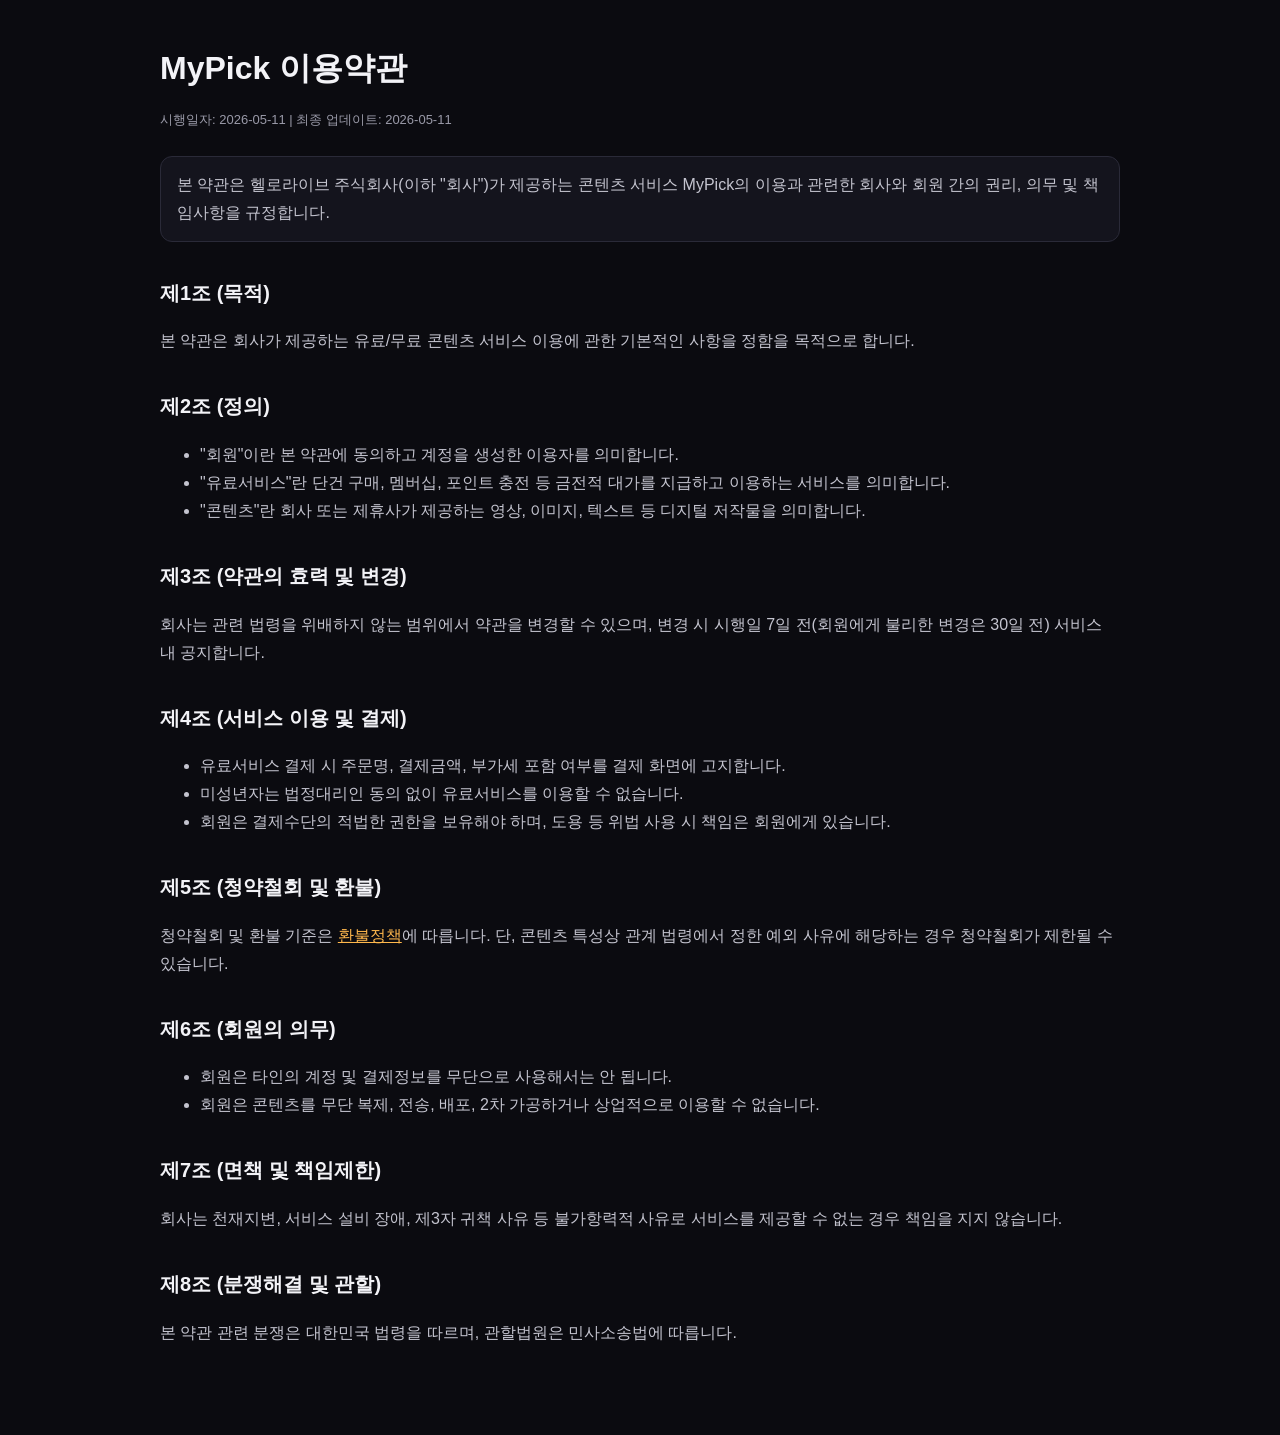
<file: terms.html>
<!DOCTYPE html>
<html lang="ko">
<head>
  <meta charset="UTF-8">
  <meta name="viewport" content="width=device-width, initial-scale=1.0">
  <title>MyPick 이용약관</title>
  <style>
    body { margin: 0; background: #0b0b10; color: #f3f3f7; font-family: -apple-system, BlinkMacSystemFont, "Segoe UI", "Pretendard", "Noto Sans KR", sans-serif; line-height: 1.75; }
    .wrap { max-width: 960px; margin: 0 auto; padding: 40px 20px 72px; }
    h1 { font-size: 32px; margin: 0 0 6px; }
    h2 { font-size: 20px; margin-top: 34px; }
    p, li { color: #c4c4cf; }
    a { color: #ffb84d; }
    .meta { font-size: 13px; color: #9a9aa8; margin-bottom: 24px; }
    .box { border: 1px solid #2a2a38; border-radius: 12px; padding: 14px 16px; background: #14141d; }
  </style>
</head>
<body>
  <div class="wrap">
    <h1>MyPick 이용약관</h1>
    <p class="meta">시행일자: 2026-05-11 | 최종 업데이트: 2026-05-11</p>
    <p class="box">본 약관은 헬로라이브 주식회사(이하 "회사")가 제공하는 콘텐츠 서비스 MyPick의 이용과 관련한 회사와 회원 간의 권리, 의무 및 책임사항을 규정합니다.</p>

    <h2>제1조 (목적)</h2>
    <p>본 약관은 회사가 제공하는 유료/무료 콘텐츠 서비스 이용에 관한 기본적인 사항을 정함을 목적으로 합니다.</p>

    <h2>제2조 (정의)</h2>
    <ul>
      <li>"회원"이란 본 약관에 동의하고 계정을 생성한 이용자를 의미합니다.</li>
      <li>"유료서비스"란 단건 구매, 멤버십, 포인트 충전 등 금전적 대가를 지급하고 이용하는 서비스를 의미합니다.</li>
      <li>"콘텐츠"란 회사 또는 제휴사가 제공하는 영상, 이미지, 텍스트 등 디지털 저작물을 의미합니다.</li>
    </ul>

    <h2>제3조 (약관의 효력 및 변경)</h2>
    <p>회사는 관련 법령을 위배하지 않는 범위에서 약관을 변경할 수 있으며, 변경 시 시행일 7일 전(회원에게 불리한 변경은 30일 전) 서비스 내 공지합니다.</p>

    <h2>제4조 (서비스 이용 및 결제)</h2>
    <ul>
      <li>유료서비스 결제 시 주문명, 결제금액, 부가세 포함 여부를 결제 화면에 고지합니다.</li>
      <li>미성년자는 법정대리인 동의 없이 유료서비스를 이용할 수 없습니다.</li>
      <li>회원은 결제수단의 적법한 권한을 보유해야 하며, 도용 등 위법 사용 시 책임은 회원에게 있습니다.</li>
    </ul>

    <h2>제5조 (청약철회 및 환불)</h2>
    <p>청약철회 및 환불 기준은 <a href="refund.html">환불정책</a>에 따릅니다. 단, 콘텐츠 특성상 관계 법령에서 정한 예외 사유에 해당하는 경우 청약철회가 제한될 수 있습니다.</p>

    <h2>제6조 (회원의 의무)</h2>
    <ul>
      <li>회원은 타인의 계정 및 결제정보를 무단으로 사용해서는 안 됩니다.</li>
      <li>회원은 콘텐츠를 무단 복제, 전송, 배포, 2차 가공하거나 상업적으로 이용할 수 없습니다.</li>
    </ul>

    <h2>제7조 (면책 및 책임제한)</h2>
    <p>회사는 천재지변, 서비스 설비 장애, 제3자 귀책 사유 등 불가항력적 사유로 서비스를 제공할 수 없는 경우 책임을 지지 않습니다.</p>

    <h2>제8조 (분쟁해결 및 관할)</h2>
    <p>본 약관 관련 분쟁은 대한민국 법령을 따르며, 관할법원은 민사소송법에 따릅니다.</p>
  </div>
</body>
</html>
</file>
<file: styles.css>
* { box-sizing: border-box; margin: 0; padding: 0; }
:root {
  --bg: #0b0b10;
  --bg2: #14141d;
  --card: #1c1c28;
  --card2: #232332;
  --text: #f3f3f7;
  --muted: #9a9aa8;
  --accent: #ff3d6e;
  --accent2: #ffb84d;
  --green: #3ad17a;
  --red: #ff5566;
  --line: #2a2a38;
}
html, body {
  background: var(--bg); color: var(--text);
  font-family: -apple-system, BlinkMacSystemFont, "Segoe UI", "Pretendard", "Apple SD Gothic Neo", "Noto Sans KR", sans-serif;
  line-height: 1.6; scroll-behavior: smooth;
}
a { color: inherit; text-decoration: none; }
button { font-family: inherit; }

/* TOPNAV */
.topnav {
  position: fixed; top: 0; left: 0; right: 0; z-index: 100;
  background: rgba(11,11,16,0.85); backdrop-filter: blur(12px);
  border-bottom: 1px solid var(--line);
}
.nav-inner {
  max-width: 1280px; margin: 0 auto; padding: 14px 32px;
  display: flex; align-items: center; gap: 32px;
}
.logo {
  font-size: 22px; font-weight: 800; cursor: pointer;
  background: linear-gradient(90deg, var(--accent), var(--accent2));
  -webkit-background-clip: text; -webkit-text-fill-color: transparent;
}
.nav-links { display: flex; gap: 24px; flex: 1; }
.nav-links a { color: var(--muted); font-size: 15px; font-weight: 500; cursor: pointer; }
.nav-links a:hover { color: var(--text); }
.nav-right { display: flex; align-items: center; gap: 10px; position: relative; }
.lang-select {
  background: transparent; border: 1px solid var(--line); color: var(--text);
  padding: 8px 10px; border-radius: 8px; font-size: 13px; cursor: pointer;
}
.btn-ghost {
  background: transparent; border: 1px solid var(--line); color: var(--text);
  padding: 9px 18px; border-radius: 8px; font-size: 14px; cursor: pointer;
}
.btn-ghost:hover { border-color: var(--accent); }
.btn-primary {
  background: linear-gradient(90deg, var(--accent), #ff6a8a);
  color: white; border: none; padding: 9px 20px; border-radius: 8px;
  font-weight: 600; cursor: pointer; transition: 0.2s; font-size: 14px;
}
.btn-primary:hover:not(:disabled) { transform: translateY(-1px); box-shadow: 0 6px 20px rgba(255,61,110,0.4); }
.btn-primary:disabled { opacity: 0.4; cursor: not-allowed; }
.btn-primary.small { padding: 7px 14px; font-size: 13px; }
.btn-primary.full { width: 100%; padding: 14px; font-size: 15px; }
.btn-danger {
  background: var(--red); color: white; border: none; padding: 10px 20px;
  border-radius: 8px; font-weight: 600; cursor: pointer;
}

.profile-wrap { position: relative; }
.avatar {
  width: 40px; height: 40px; border-radius: 50%;
  background: linear-gradient(135deg, var(--accent), var(--accent2));
  border: none; cursor: pointer; font-size: 18px;
}
.profile-menu {
  position: absolute; top: 52px; right: 0; width: 280px;
  background: var(--bg2); border: 1px solid var(--line);
  border-radius: 12px; padding: 16px; z-index: 110;
  box-shadow: 0 20px 60px rgba(0,0,0,0.6);
}
.pm-head { display: flex; gap: 12px; align-items: center; padding-bottom: 14px; border-bottom: 1px solid var(--line); }
.pm-avatar { width: 44px; height: 44px; border-radius: 50%; background: linear-gradient(135deg,var(--accent),var(--accent2)); display: flex; align-items: center; justify-content: center; font-size: 22px; }
.pm-name { font-weight: 700; font-size: 14px; }
.pm-email { color: var(--muted); font-size: 12px; }
.pm-points { display: flex; justify-content: space-between; align-items: center; padding: 12px 0; font-size: 13px; }
.pm-points strong { color: var(--accent2); font-size: 16px; }
.pm-list { display: flex; flex-direction: column; }
.pm-list a { display: flex; align-items: center; gap: 12px; padding: 10px 8px; font-size: 13px; border-radius: 6px; cursor: pointer; }
.pm-list a:hover { background: var(--card); }
.pm-list hr { border: none; border-top: 1px solid var(--line); margin: 6px 0; }

/* VIEW */
.view { display: none; padding-top: 70px; }
.view.active { display: block; }
.page-head { max-width: 1280px; margin: 40px auto 24px; padding: 0 32px; }
.page-head h1 { font-size: 36px; font-weight: 800; margin-bottom: 6px; }
.page-head p { color: var(--muted); font-size: 15px; }
.back-btn {
  background: transparent; border: 1px solid var(--line); color: var(--text);
  padding: 8px 16px; border-radius: 8px; cursor: pointer;
  margin: 24px auto 0; display: block; max-width: 1280px; margin-left: 32px;
  font-size: 13px;
}

/* DETAIL HERO (in view-detail) */
#view-detail { padding-top: 0; }
.hero {
  position: relative; min-height: 92vh;
  display: flex; align-items: flex-end; padding: 0 0 80px;
  overflow: hidden;
}
.hero-bg { position: absolute; inset: 0; background: #2a1a3e; filter: brightness(0.7); }
.hero-bg::after {
  content: ''; position: absolute; inset: 0;
  background-image:
    radial-gradient(circle at 20% 30%, rgba(255,255,255,0.08) 0%, transparent 30%),
    radial-gradient(circle at 70% 60%, rgba(255,184,77,0.15) 0%, transparent 40%);
}
.hero-overlay {
  position: absolute; inset: 0;
  background: linear-gradient(180deg, transparent 0%, rgba(11,11,16,0.4) 50%, var(--bg) 100%);
}
.hero-content { position: relative; z-index: 2; max-width: 1280px; margin: 0 auto; padding: 90px 32px 0; width: 100%; }
.hero-tags { display: flex; gap: 8px; margin-bottom: 16px; }
.badge { background: rgba(255,255,255,0.12); padding: 6px 14px; border-radius: 999px; font-size: 12px; font-weight: 500; backdrop-filter: blur(8px); }
.badge-hot { background: linear-gradient(90deg, var(--accent), var(--accent2)); color: white; }
.hero-title { font-size: 72px; font-weight: 900; letter-spacing: -2px; margin-bottom: 16px; line-height: 1.05; text-shadow: 0 2px 30px rgba(0,0,0,0.5); }
.hero-meta { display: flex; gap: 12px; margin-bottom: 20px; font-size: 14px; color: rgba(255,255,255,0.85); }
.rating { color: var(--accent2); font-weight: 700; }
.hero-desc { max-width: 600px; font-size: 16px; line-height: 1.7; color: rgba(255,255,255,0.9); margin-bottom: 28px; }
.hero-actions { display: flex; gap: 12px; align-items: center; flex-wrap: wrap; }
.btn-play { background: white; color: black; border: none; padding: 14px 32px; font-size: 16px; font-weight: 700; border-radius: 10px; cursor: pointer; transition: 0.2s; }
.btn-play:hover { transform: scale(1.04); }
.btn-play.big { padding: 18px 48px; font-size: 18px; }
.btn-secondary { background: rgba(255,255,255,0.18); color: white; border: none; padding: 14px 26px; font-size: 15px; font-weight: 600; border-radius: 10px; cursor: pointer; backdrop-filter: blur(8px); }
.btn-secondary:hover { background: rgba(255,255,255,0.28); }
.icon-btn { background: rgba(255,255,255,0.1); color: white; border: 1px solid rgba(255,255,255,0.2); padding: 12px 18px; border-radius: 10px; cursor: pointer; font-size: 14px; }
.icon-btn:hover { background: rgba(255,255,255,0.2); }
.price-line { margin-top: 24px; display: flex; align-items: center; gap: 16px; color: rgba(255,255,255,0.85); font-size: 14px; }
.price { font-size: 18px; font-weight: 700; color: white; }
.divider { width: 1px; height: 16px; background: rgba(255,255,255,0.3); }

/* EARN BANNER */
.earn-banner {
  background: linear-gradient(90deg, rgba(255,184,77,0.12), rgba(255,61,110,0.12));
  border-top: 1px solid rgba(255,184,77,0.2);
  border-bottom: 1px solid rgba(255,184,77,0.2);
  padding: 20px 32px;
}
.earn-inner { max-width: 1280px; margin: 0 auto; display: flex; align-items: center; gap: 20px; }
.earn-icon { font-size: 36px; }
.earn-text { flex: 1; }
.earn-text strong { display: block; font-size: 16px; margin-bottom: 4px; }
.earn-text span { font-size: 13px; color: var(--muted); }

/* SECTIONS */
.section { max-width: 1280px; margin: 0 auto; padding: 60px 32px; }
.section-title { font-size: 26px; font-weight: 800; margin-bottom: 8px; }
.section-sub { color: var(--muted); margin-bottom: 24px; font-size: 14px; }
.row-between { display: flex; justify-content: space-between; align-items: flex-start; margin-bottom: 20px; }
.synopsis { font-size: 17px; line-height: 1.9; max-width: 900px; color: rgba(255,255,255,0.88); }

/* HEAVENLY SAFE LATEST */
.safe-grid { display: grid; grid-template-columns: repeat(4, 1fr); gap: 16px; }
.safe-card { background: var(--card); border: 1px solid var(--line); border-radius: 12px; overflow: hidden; }
.safe-thumb { width: 100%; aspect-ratio: 16/9; object-fit: cover; background: var(--bg2); display: block; }
.safe-body { padding: 14px; }
.safe-title { font-weight: 700; font-size: 15px; margin-bottom: 6px; }
.safe-meta { color: var(--muted); font-size: 12px; margin-bottom: 8px; }
.safe-desc { color: rgba(255,255,255,0.84); font-size: 13px; line-height: 1.6; min-height: 42px; }
.safe-empty { grid-column: 1 / -1; background: var(--card); border: 1px dashed var(--line); border-radius: 12px; padding: 18px; color: var(--muted); font-size: 13px; }

/* SCENES */
.scenes-grid { display: grid; grid-template-columns: repeat(4, 1fr); gap: 16px; }
.scene-card { aspect-ratio: 16/10; border-radius: 14px; position: relative; cursor: pointer; overflow: hidden; transition: 0.25s; }
.scene-card:hover { transform: translateY(-4px); }
.scene-play { position: absolute; top: 50%; left: 50%; transform: translate(-50%,-50%); width: 60px; height: 60px; border-radius: 50%; background: rgba(0,0,0,0.6); color: white; display: flex; align-items: center; justify-content: center; font-size: 22px; backdrop-filter: blur(8px); border: 2px solid rgba(255,255,255,0.4); }
.scene-card:hover .scene-play { background: white; color: black; }
.scene-info { position: absolute; bottom: 0; left: 0; right: 0; padding: 16px; background: linear-gradient(transparent, rgba(0,0,0,0.85)); }
.scene-title { font-weight: 700; font-size: 15px; }
.scene-time { font-size: 12px; color: rgba(255,255,255,0.7); margin-top: 2px; }

/* QUOTES */
.quotes-section { background: linear-gradient(180deg, transparent, rgba(255,184,77,0.04), transparent); }
.quotes { display: flex; flex-direction: column; gap: 20px; }
.quote { background: var(--card); padding: 28px 32px; border-radius: 14px; border-left: 4px solid var(--accent2); max-width: 800px; }
.quote p { font-size: 18px; font-style: italic; line-height: 1.6; }
.quote cite { display: block; margin-top: 12px; color: var(--muted); font-style: normal; font-size: 13px; }

/* CAST */
.cast-row { display: grid; grid-template-columns: repeat(6, 1fr); gap: 20px; }
.cast-item { text-align: center; cursor: pointer; }
.cast-avatar { width: 100%; aspect-ratio: 1; border-radius: 50%; background: linear-gradient(135deg, #2a2a38, #3a3a48); display: flex; align-items: center; justify-content: center; font-size: 48px; margin-bottom: 10px; transition: 0.2s; }
.cast-item:hover .cast-avatar { transform: scale(1.05); }
.cast-name { font-weight: 600; font-size: 14px; }
.cast-role { font-size: 12px; color: var(--muted); }

/* REVIEWS PREVIEW */
.review-summary { display: flex; align-items: center; gap: 12px; }
.big-rating { font-size: 36px; font-weight: 800; color: var(--accent2); }
.stars { color: var(--accent2); font-size: 18px; }
.count { color: var(--muted); font-size: 13px; }
.reviews { display: grid; grid-template-columns: repeat(2,1fr); gap: 20px; }
.review-card { background: var(--card); padding: 24px; border-radius: 14px; cursor: pointer; border: 1px solid var(--line); transition: 0.2s; }
.review-card:hover { border-color: var(--accent); transform: translateY(-2px); }
.review-head { margin-bottom: 12px; }
.reviewer { display: flex; gap: 12px; align-items: center; }
.r-avatar { width: 44px; height: 44px; border-radius: 50%; background: var(--bg2); display: flex; align-items: center; justify-content: center; font-size: 20px; }
.r-avatar.big { width: 64px; height: 64px; font-size: 28px; }
.r-name { font-weight: 700; font-size: 14px; }
.vrf { color: var(--green); font-size: 11px; }
.r-stars { color: var(--accent2); font-size: 13px; }
.r-stars.big { font-size: 22px; margin: 12px 0; }
.r-date { color: var(--muted); margin-left: 6px; font-size: 11px; }
.review-title { font-weight: 700; font-size: 16px; margin: 12px 0 6px; }
.review-body { color: rgba(255,255,255,0.85); font-size: 14px; line-height: 1.7; }
.review-photo { width: 100%; height: 120px; border-radius: 8px; margin-top: 12px; }
.review-foot { display: flex; gap: 8px; margin-top: 14px; }
.like-btn { background: transparent; color: var(--muted); border: 1px solid var(--line); padding: 5px 12px; border-radius: 999px; font-size: 12px; cursor: pointer; }
.like-btn:hover { border-color: var(--accent); color: white; }
.btn-outline { background: transparent; border: 1px solid var(--line); color: var(--text); padding: 12px 28px; border-radius: 10px; cursor: pointer; margin-top: 24px; font-size: 14px; }
.btn-outline.center { display: block; margin-left: auto; margin-right: auto; }
.btn-outline:hover { border-color: var(--accent); }

/* RELATED */
.related-grid { display: grid; grid-template-columns: repeat(6, 1fr); gap: 16px; }
.related-card { cursor: pointer; transition: 0.2s; }
.related-card:hover { transform: translateY(-4px); }
.related-thumb { aspect-ratio: 2/3; border-radius: 10px; position: relative; overflow: hidden; }
.related-rating { position: absolute; top: 8px; left: 8px; background: rgba(0,0,0,0.7); padding: 4px 8px; border-radius: 6px; font-size: 11px; color: var(--accent2); }
.related-info { padding: 10px 4px; }
.related-title { font-weight: 600; font-size: 14px; }
.related-genre { font-size: 12px; color: var(--muted); margin-top: 2px; }

/* CTA */
.cta-final { text-align: center; padding: 80px 32px; background: linear-gradient(135deg, rgba(255,61,110,0.1), rgba(255,184,77,0.1)); margin-top: 40px; }
.cta-final h2 { font-size: 32px; margin-bottom: 8px; }
.cta-final p { color: var(--muted); margin-bottom: 28px; }

/* FOOTER */
.footer { background: var(--bg2); padding: 40px 32px 20px; border-top: 1px solid var(--line); }
.footer-inner { max-width: 1280px; margin: 0 auto; display: flex; justify-content: space-between; align-items: flex-start; gap: 40px; margin-bottom: 30px; }
.footer-inner p { color: var(--muted); font-size: 13px; margin-top: 6px; }
.biz-meta { margin-top: 12px; display: grid; gap: 4px; }
.biz-meta p { font-size: 12px; color: var(--muted); margin-top: 0; }
.footer-links { display: flex; flex-wrap: wrap; gap: 16px 24px; justify-content: flex-end; }
.footer-links a { font-size: 13px; color: var(--muted); }
.footer-links a:hover { color: var(--text); }
.copyright { text-align: center; color: var(--muted); font-size: 12px; padding-top: 20px; border-top: 1px solid var(--line); }

/* EXPLORE / GRID */
.filter-row { max-width: 1280px; margin: 0 auto 24px; padding: 0 32px; display: flex; justify-content: space-between; align-items: center; gap: 16px; flex-wrap: wrap; }
.chips { display: flex; gap: 8px; flex-wrap: wrap; }
.chip { background: var(--card); border: 1px solid var(--line); color: var(--text); padding: 8px 16px; border-radius: 999px; font-size: 13px; cursor: pointer; }
.chip:hover { border-color: var(--accent); }
.chip.active { background: var(--accent); border-color: var(--accent); color: white; }
.select { background: var(--card); border: 1px solid var(--line); color: var(--text); padding: 9px 14px; border-radius: 8px; font-size: 13px; cursor: pointer; }
.grid-large { max-width: 1280px; margin: 0 auto 60px; padding: 0 32px; display: grid; grid-template-columns: repeat(6, 1fr); gap: 16px; }
.grid-card { cursor: pointer; transition: 0.2s; }
.grid-card:hover { transform: translateY(-4px); }
.grid-thumb { aspect-ratio: 2/3; border-radius: 10px; position: relative; overflow: hidden; }
.grid-title { font-weight: 600; font-size: 14px; margin-top: 10px; }
.grid-meta { font-size: 12px; color: var(--muted); margin-top: 2px; }
.lib-progress { position: absolute; bottom: 0; left: 0; right: 0; height: 4px; background: rgba(0,0,0,0.5); }
.lib-progress div { height: 100%; background: var(--accent); }

/* TRENDING */
.tab-row { max-width: 1280px; margin: 0 auto 24px; padding: 0 32px; display: flex; gap: 8px; flex-wrap: wrap; border-bottom: 1px solid var(--line); }
.tab-row .tab { background: transparent; border: none; color: var(--muted); padding: 12px 18px; cursor: pointer; font-size: 14px; border-bottom: 2px solid transparent; }
.tab-row .tab.active { color: var(--text); border-bottom-color: var(--accent); font-weight: 600; }
.rank-list { max-width: 1000px; margin: 0 auto 60px; padding: 0 32px; display: flex; flex-direction: column; gap: 12px; }
.rank-item { display: flex; align-items: center; gap: 16px; padding: 14px; background: var(--card); border-radius: 12px; cursor: pointer; border: 1px solid transparent; transition: 0.2s; }
.rank-item:hover { border-color: var(--accent); }
.rank-item.me { border-color: var(--accent2); background: rgba(255,184,77,0.08); }
.rank-num { font-size: 32px; font-weight: 900; width: 50px; text-align: center; color: var(--muted); }
.rank-num.gold { color: var(--accent2); text-shadow: 0 0 20px rgba(255,184,77,0.5); }
.rank-thumb { width: 80px; height: 110px; border-radius: 8px; }
.rank-thumb.small { width: 50px; height: 50px; border-radius: 50%; }
.rank-info { flex: 1; }
.rank-title { font-weight: 700; font-size: 16px; }
.rank-meta { color: var(--muted); font-size: 13px; margin-top: 2px; }
.rank-bar { margin-top: 6px; height: 4px; background: var(--bg2); border-radius: 2px; overflow: hidden; }
.rank-bar-fill { height: 100%; background: linear-gradient(90deg, var(--accent), var(--accent2)); }
.rank-trend { font-size: 24px; }

/* GENRE */
.genre-grid { max-width: 1280px; margin: 0 auto 60px; padding: 0 32px; display: grid; grid-template-columns: repeat(4, 1fr); gap: 20px; }
.genre-card { padding: 32px 24px; border-radius: 16px; cursor: pointer; transition: 0.2s; min-height: 160px; display: flex; flex-direction: column; justify-content: space-between; }
.genre-card:hover { transform: translateY(-4px) scale(1.02); }
.genre-emoji { font-size: 48px; }
.genre-name { font-weight: 800; font-size: 22px; margin-top: 12px; }
.genre-count { font-size: 13px; opacity: 0.85; }

/* LIBRARY HISTORY */
.history-list { max-width: 1000px; margin: 0 auto 60px; padding: 0 32px; display: flex; flex-direction: column; gap: 12px; }
.history-row { display: flex; align-items: center; gap: 16px; padding: 14px; background: var(--card); border-radius: 12px; cursor: pointer; border: 1px solid transparent; }
.history-row:hover { border-color: var(--accent); }

/* REVIEWS PAGE */
.reviews-head { max-width: 1280px; margin: 30px auto 30px; padding: 0 32px; }
.reviews-stat { display: grid; grid-template-columns: 280px 1fr; gap: 40px; background: var(--card); padding: 32px; border-radius: 16px; margin-bottom: 24px; }
.stat-rating { text-align: center; padding-right: 30px; border-right: 1px solid var(--line); }
.big-num { font-size: 72px; font-weight: 900; color: var(--accent2); display: block; line-height: 1; }
.stat-stars { color: var(--accent2); font-size: 22px; margin-top: 8px; }
.stat-rating p { color: var(--muted); margin-top: 8px; font-size: 13px; }
.stat-bars { display: flex; flex-direction: column; gap: 8px; justify-content: center; }
.bar-row { display: flex; align-items: center; gap: 12px; font-size: 13px; }
.bar-label { width: 30px; color: var(--accent2); font-weight: 700; }
.bar-track { flex: 1; height: 10px; background: var(--bg2); border-radius: 5px; overflow: hidden; }
.bar-fill { height: 100%; background: linear-gradient(90deg, var(--accent), var(--accent2)); }
.bar-pct { width: 50px; text-align: right; color: var(--muted); }
.reviews-toolbar { display: flex; justify-content: space-between; gap: 16px; flex-wrap: wrap; align-items: center; }
.rv-tabs { display: flex; gap: 8px; flex-wrap: wrap; }
.rv-tab { background: var(--card); border: 1px solid var(--line); color: var(--muted); padding: 8px 16px; border-radius: 999px; font-size: 13px; cursor: pointer; }
.rv-tab:hover { border-color: var(--accent); color: var(--text); }
.rv-tab.active { background: var(--accent); border-color: var(--accent); color: white; }
.rv-controls { display: flex; gap: 8px; }
.rv-controls input { background: var(--card); border: 1px solid var(--line); color: var(--text); padding: 9px 14px; border-radius: 8px; font-size: 13px; width: 220px; }
.rv-controls select { background: var(--card); border: 1px solid var(--line); color: var(--text); padding: 9px 14px; border-radius: 8px; font-size: 13px; }
.reviews-feed { max-width: 1280px; margin: 0 auto 60px; padding: 0 32px; display: grid; grid-template-columns: repeat(2, 1fr); gap: 20px; }
.empty { text-align: center; color: var(--muted); padding: 60px; grid-column: 1/-1; }

/* SHARE / POINTS PAGE */
.share-hero { max-width: 1280px; margin: 30px auto; padding: 0 32px; display: grid; grid-template-columns: 1fr 1.4fr; gap: 24px; }
.share-balance { background: linear-gradient(135deg, #2a1a4e 0%, #5a2a7e 100%); padding: 32px; border-radius: 20px; position: relative; overflow: hidden; }
.share-balance::before {
  content: ''; position: absolute; top: -40px; right: -40px;
  width: 200px; height: 200px; background: radial-gradient(circle, rgba(255,184,77,0.3), transparent 70%);
}
.share-balance .lbl { font-size: 13px; opacity: 0.85; margin-bottom: 8px; position: relative; }
.share-balance .balance { font-size: 56px; font-weight: 900; line-height: 1; color: var(--accent2); position: relative; }
.share-balance .sub { font-size: 12px; opacity: 0.7; margin-top: 6px; position: relative; }
.balance-stats { display: flex; gap: 12px; margin-top: 24px; position: relative; }
.balance-stats > div { flex: 1; background: rgba(0,0,0,0.25); padding: 12px; border-radius: 10px; }
.balance-stats span { display: block; font-size: 11px; opacity: 0.75; margin-bottom: 4px; }
.balance-stats strong { font-size: 16px; color: var(--green); }
.share-link-card { background: var(--card); padding: 28px; border-radius: 20px; border: 1px solid var(--line); }
.share-link-card .lbl { font-size: 13px; color: var(--muted); margin-bottom: 12px; }
.share-link-input { display: flex; gap: 8px; margin-bottom: 16px; }
.share-link-input input { flex: 1; background: var(--bg); border: 1px solid var(--line); color: var(--text); padding: 12px; border-radius: 8px; font-size: 13px; }
.share-buttons { display: grid; grid-template-columns: repeat(3, 1fr); gap: 8px; margin-bottom: 12px; }
.share-btn { padding: 12px; border-radius: 8px; border: none; color: white; cursor: pointer; font-size: 12px; font-weight: 600; }
.share-btn.fb { background: #1877f2; }
.share-btn.x { background: #000; }
.share-btn.ig { background: linear-gradient(45deg, #f09433, #e6683c, #dc2743, #cc2366, #bc1888); }
.share-btn.kakao { background: #fee500; color: #3c1e1e; }
.share-btn.line { background: #06c755; }
.share-btn.wa { background: #25d366; }
.share-rate { font-size: 12px; color: var(--accent2); margin-top: 8px; }

.realtime-card { max-width: 1280px; margin: 0 auto 30px; padding: 24px; background: var(--card); border-radius: 16px; border: 1px solid var(--line); margin-left: 32px; margin-right: 32px; }
.rt-head { display: flex; align-items: center; gap: 10px; margin-bottom: 14px; }
.rt-dot { width: 10px; height: 10px; border-radius: 50%; background: var(--green); animation: pulse 1.5s infinite; }
@keyframes pulse { 0%,100% { box-shadow: 0 0 0 0 rgba(58,209,122,0.6); } 50% { box-shadow: 0 0 0 8px rgba(58,209,122,0); } }
.rt-sub { color: var(--muted); font-size: 12px; }
.rt-feed { display: flex; flex-direction: column; gap: 6px; max-height: 220px; overflow: hidden; }
.rt-row { display: flex; justify-content: space-between; padding: 10px 14px; background: var(--bg); border-radius: 8px; font-size: 13px; animation: slideIn 0.3s ease; }
.rt-row:first-child { background: rgba(58,209,122,0.1); border: 1px solid rgba(58,209,122,0.3); }
.rt-time { color: var(--muted); font-size: 11px; }
@keyframes slideIn { from { transform: translateY(-10px); opacity: 0; } to { transform: translateY(0); opacity: 1; } }

#view-share .tab-row { max-width: 1280px; }
#ptsBody { max-width: 1280px; margin: 0 auto 60px; padding: 0 32px; }
.pts-list { display: flex; flex-direction: column; gap: 8px; }
.pts-row { display: flex; align-items: center; gap: 16px; padding: 16px; background: var(--card); border-radius: 12px; }
.pts-icon { font-size: 22px; width: 44px; height: 44px; border-radius: 50%; background: var(--bg); display: flex; align-items: center; justify-content: center; }
.pts-info { flex: 1; }
.pts-source { font-weight: 600; font-size: 14px; }
.pts-detail { color: var(--muted); font-size: 13px; margin-top: 2px; }
.pts-date { color: var(--muted); font-size: 11px; margin-top: 2px; }
.pts-amt { font-size: 16px; font-weight: 800; }
.pts-amt.earn { color: var(--green); }
.pts-amt.use { color: var(--red); }

.how-grid { display: grid; grid-template-columns: repeat(3, 1fr); gap: 16px; }
.how-card { background: var(--card); padding: 24px; border-radius: 14px; text-align: center; border: 1px solid var(--line); }
.how-icon { font-size: 36px; margin-bottom: 10px; }
.how-card h4 { font-size: 16px; margin-bottom: 6px; }
.how-card p { color: var(--muted); font-size: 13px; margin-bottom: 12px; }
.how-card strong { color: var(--accent2); font-size: 22px; font-weight: 800; }

/* PROFILE LAYOUT */
.profile-layout { max-width: 1280px; margin: 30px auto 60px; padding: 0 32px; display: grid; grid-template-columns: 260px 1fr; gap: 32px; }
.profile-side { background: var(--card); border-radius: 16px; padding: 24px; height: fit-content; position: sticky; top: 90px; }
.ps-head { text-align: center; padding-bottom: 20px; border-bottom: 1px solid var(--line); margin-bottom: 16px; }
.ps-avatar { width: 80px; height: 80px; border-radius: 50%; background: linear-gradient(135deg,var(--accent),var(--accent2)); display: flex; align-items: center; justify-content: center; font-size: 36px; margin: 0 auto 12px; }
.ps-name { font-weight: 700; font-size: 16px; }
.ps-email { color: var(--muted); font-size: 12px; }
.ps-nav { display: flex; flex-direction: column; gap: 2px; }
.ps-nav a { padding: 10px 14px; border-radius: 8px; font-size: 14px; cursor: pointer; color: var(--muted); }
.ps-nav a:hover { background: var(--bg); color: var(--text); }
.ps-nav a.active { background: var(--accent); color: white; font-weight: 600; }

.profile-main { background: var(--card); border-radius: 16px; padding: 32px; min-height: 500px; }
.pm-title { font-size: 24px; margin-bottom: 24px; }
.form-card { background: var(--bg); padding: 24px; border-radius: 12px; margin-bottom: 16px; }
.form-card h3 { font-size: 16px; margin-bottom: 16px; }
.form-card.danger { border: 1px solid rgba(255,85,102,0.3); }
.form-card.danger p { color: var(--muted); font-size: 13px; margin-bottom: 12px; }
.form-row { display: grid; grid-template-columns: 120px 1fr; gap: 12px; align-items: center; margin-bottom: 14px; }
.form-row label { color: var(--muted); font-size: 13px; }
.form-row input, .form-row select, .form-row textarea {
  background: var(--card); border: 1px solid var(--line); color: var(--text);
  padding: 10px 12px; border-radius: 8px; font-size: 14px; font-family: inherit;
}
.form-row input:disabled { opacity: 0.6; }
.toggle-row { display: flex; justify-content: space-between; align-items: center; padding: 12px 0; border-bottom: 1px solid var(--line); }
.toggle-row:last-child { border-bottom: none; }
.tr-t { font-weight: 600; font-size: 14px; }
.tr-d { color: var(--muted); font-size: 12px; margin-top: 2px; }
.switch { position: relative; display: inline-block; width: 44px; height: 24px; }
.switch input { opacity: 0; width: 0; height: 0; }
.slider { position: absolute; cursor: pointer; inset: 0; background: var(--line); border-radius: 24px; transition: 0.2s; }
.slider:before { content: ''; position: absolute; height: 18px; width: 18px; left: 3px; bottom: 3px; background: white; border-radius: 50%; transition: 0.2s; }
.switch input:checked + .slider { background: var(--accent); }
.switch input:checked + .slider:before { transform: translateX(20px); }
.data-table { width: 100%; border-collapse: collapse; }
.data-table th, .data-table td { text-align: left; padding: 12px; border-bottom: 1px solid var(--line); font-size: 13px; }
.data-table th { color: var(--muted); font-weight: 600; font-size: 12px; }
.profile-balance { background: linear-gradient(135deg,#2a1a4e,#5a2a7e); padding: 32px; border-radius: 16px; text-align: center; }
.profile-balance > div:first-child { font-size: 13px; opacity: 0.85; }
.profile-balance strong { display: block; font-size: 56px; font-weight: 900; color: var(--accent2); margin: 12px 0 20px; }
.device-list { display: flex; flex-direction: column; gap: 10px; }
.device-row { display: flex; justify-content: space-between; align-items: center; padding: 16px; background: var(--bg); border-radius: 10px; }
.device-info strong { display: block; font-size: 14px; }
.device-info span { color: var(--muted); font-size: 12px; }
.badge-current { background: var(--green); color: white; padding: 4px 10px; border-radius: 999px; font-size: 11px; font-weight: 600; }
.faq-list { display: flex; flex-direction: column; gap: 8px; margin-bottom: 20px; }
.faq-list details { background: var(--bg); padding: 16px 20px; border-radius: 10px; cursor: pointer; }
.faq-list summary { font-weight: 600; font-size: 14px; }
.faq-list p { color: var(--muted); margin-top: 10px; font-size: 13px; }

.help-faq-intro { font-size: 14px; color: var(--muted); line-height: 1.65; margin: 0 0 16px; }
.help-faq-notion-btn { display: inline-block; text-decoration: none; text-align: center; }
.help-faq-h2 { font-size: 17px; margin: 8px 0 12px; font-weight: 600; }
.help-faq-foot { font-size: 13px; line-height: 1.6; margin-bottom: 16px; }
.help-faq-foot a { color: var(--accent, #ffb84d); }

/* MODALS */
.modal-backdrop { position: fixed; inset: 0; z-index: 200; background: rgba(0,0,0,0.8); backdrop-filter: blur(6px); display: flex; align-items: center; justify-content: center; padding: 20px; }
.modal-backdrop.hidden { display: none; }
.modal { background: var(--bg2); border-radius: 16px; padding: 36px; position: relative; max-width: 480px; width: 100%; max-height: 90vh; overflow-y: auto; border: 1px solid var(--line); animation: pop 0.25s ease; }
@keyframes pop { from { transform: scale(0.94); opacity: 0; } to { transform: scale(1); opacity: 1; } }
.close { position: absolute; top: 16px; right: 20px; background: transparent; color: var(--muted); border: none; font-size: 28px; cursor: pointer; z-index: 10; }
.close:hover { color: white; }

/* AUTH */
.auth-modal { max-width: 420px; }
.auth-tabs { display: flex; border-bottom: 1px solid var(--line); margin-bottom: 24px; }
.auth-tabs .tab { flex: 1; background: transparent; border: none; padding: 14px; color: var(--muted); font-size: 15px; cursor: pointer; border-bottom: 2px solid transparent; }
.auth-tabs .tab.active { color: white; border-bottom-color: var(--accent); font-weight: 600; }
.auth-body input { width: 100%; background: var(--card); border: 1px solid var(--line); padding: 14px; border-radius: 10px; color: white; font-size: 14px; margin-bottom: 12px; }
.auth-body input:focus { outline: none; border-color: var(--accent); }
.social-row { display: flex; gap: 8px; margin-top: 16px; }
.social { flex: 1; padding: 12px; border-radius: 10px; border: 1px solid var(--line); background: var(--card); color: white; font-size: 13px; cursor: pointer; }
.social:hover { border-color: var(--accent); }
.legal { font-size: 12px; color: var(--muted); margin-top: 12px; text-align: center; }
.auth-note { margin-top: 20px; padding: 12px; background: rgba(255,184,77,0.1); border-radius: 8px; font-size: 12px; color: var(--accent2); text-align: center; }

/* WATCH MODAL */
.watch-modal { max-width: 720px; }
.stepper { display: flex; gap: 8px; margin-bottom: 28px; }
.stepper .step { flex: 1; display: flex; align-items: center; gap: 10px; padding: 12px; border-radius: 10px; background: var(--card); color: var(--muted); font-size: 13px; }
.stepper .step i { width: 28px; height: 28px; border-radius: 50%; background: var(--bg2); display: flex; align-items: center; justify-content: center; font-style: normal; font-weight: 700; font-size: 13px; }
.stepper .step.active { background: linear-gradient(90deg, rgba(255,61,110,0.2), rgba(255,184,77,0.2)); color: var(--text); border: 1px solid rgba(255,61,110,0.3); }
.stepper .step.active i { background: var(--accent); color: white; }
.stepper .step.done i { background: var(--green); color: white; }
.ws-title { font-size: 22px; margin-bottom: 6px; }
.ws-sub { color: var(--muted); font-size: 13px; margin-bottom: 20px; }
.product-grid { display: grid; grid-template-columns: repeat(2, 1fr); gap: 10px; margin-bottom: 20px; }
.product-card { background: var(--card); border: 2px solid var(--line); padding: 18px; border-radius: 12px; cursor: pointer; position: relative; transition: 0.2s; }
.product-card:hover { border-color: var(--muted); }
.product-card.selected { border-color: var(--accent); background: linear-gradient(135deg, rgba(255,61,110,0.12), rgba(255,184,77,0.08)); }
.prod-badge { position: absolute; top: -10px; right: 14px; background: linear-gradient(90deg, var(--accent), var(--accent2)); color: white; padding: 4px 10px; border-radius: 999px; font-size: 11px; font-weight: 700; }
.prod-quality { font-weight: 800; font-size: 16px; }
.prod-res { color: var(--muted); font-size: 12px; margin-top: 2px; }
.prod-period { font-size: 14px; margin-top: 10px; }
.prod-price { font-size: 22px; font-weight: 800; color: var(--accent2); margin-top: 8px; }
.ws-actions { display: flex; justify-content: space-between; gap: 12px; margin-top: 20px; }
.ws-actions .btn-secondary { background: var(--card); }
.ws-actions .btn-primary { padding: 14px 28px; }
.order-summary { display: flex; justify-content: space-between; align-items: center; background: var(--card); padding: 18px 20px; border-radius: 12px; margin-bottom: 20px; }
.os-title { font-weight: 700; font-size: 16px; }
.os-sub { color: var(--muted); font-size: 13px; margin-top: 3px; }
.os-price { font-size: 22px; font-weight: 800; color: var(--accent2); }
.pay-grid { display: flex; flex-direction: column; gap: 8px; margin-bottom: 16px; }
.pay-card { display: flex; align-items: center; gap: 14px; background: var(--card); border: 2px solid var(--line); padding: 14px 18px; border-radius: 12px; cursor: pointer; transition: 0.2s; }
.pay-card:hover { border-color: var(--muted); }
.pay-card.selected { border-color: var(--accent); }
.pay-icon { width: 40px; height: 40px; border-radius: 8px; background: var(--bg); display: flex; align-items: center; justify-content: center; font-weight: 800; font-size: 14px; }
.pay-info { flex: 1; }
.pay-name { font-weight: 600; font-size: 14px; }
.pay-desc { color: var(--muted); font-size: 12px; margin-top: 2px; }
.pay-radio { width: 18px; height: 18px; border-radius: 50%; border: 2px solid var(--line); }
.pay-card.selected .pay-radio { border-color: var(--accent); background: var(--accent); box-shadow: inset 0 0 0 3px var(--bg2); }
.agree { display: flex; align-items: center; gap: 8px; font-size: 13px; color: var(--muted); margin-bottom: 12px; }
.agree-detail {
  margin: -2px 0 16px 22px;
  padding: 0;
  color: var(--muted);
  font-size: 12px;
  line-height: 1.7;
}
.agree-detail li { margin: 2px 0; }
.ws-success { text-align: center; padding: 20px 0; }
.success-icon { font-size: 64px; margin-bottom: 16px; animation: pop 0.5s ease; }
.ws-success h2 { font-size: 24px; margin-bottom: 8px; }
.ws-success p { color: var(--muted); margin-bottom: 24px; }
.receipt { background: var(--card); padding: 20px; border-radius: 12px; margin-bottom: 24px; text-align: left; }
.receipt > div { display: flex; justify-content: space-between; padding: 8px 0; border-bottom: 1px solid var(--line); font-size: 13px; }
.receipt > div:last-child { border-bottom: none; padding-top: 12px; font-size: 15px; }
.receipt span:first-child { color: var(--muted); }

/* PLAYER */
.player-modal { max-width: 900px; padding: 0; overflow: hidden; }
.player { background: black; }
.player-screen { aspect-ratio: 16/9; background: linear-gradient(135deg, #1a0f2e, #4a1a5e); display: flex; flex-direction: column; align-items: center; justify-content: center; gap: 12px; }
.player-screen.trailer { background: linear-gradient(135deg, #0f1a3e, #1a4a8e); }
.play-icon { width: 80px; height: 80px; border-radius: 50%; background: rgba(255,255,255,0.15); border: 2px solid white; display: flex; align-items: center; justify-content: center; font-size: 30px; cursor: pointer; backdrop-filter: blur(8px); }
.player-title { font-size: 18px; font-weight: 700; }
.player-sub { font-size: 13px; color: rgba(255,255,255,0.7); }
.player-controls { display: flex; align-items: center; gap: 12px; padding: 14px 20px; background: #111; }
.player-controls button { background: transparent; color: white; border: none; cursor: pointer; font-size: 16px; }
.seek { flex: 1; height: 5px; background: #333; border-radius: 3px; overflow: hidden; }
.seek-fill { width: 18%; height: 100%; background: var(--accent); }

/* DETAIL MODAL */
.detail-modal { max-width: 600px; }
.profile-head { display: flex; gap: 16px; align-items: center; margin-bottom: 16px; }
.profile-head h2 { font-size: 22px; }
.profile-head p { color: var(--muted); font-size: 13px; }
.detail-modal hr { border: none; border-top: 1px solid var(--line); margin: 16px 0; }
.detail-modal h3 { font-size: 18px; margin-bottom: 8px; }
.big-text { font-size: 15px; line-height: 1.8; color: rgba(255,255,255,0.9); }
.muted { color: var(--muted); font-size: 13px; }
.note { font-size: 12px; color: var(--accent2); margin: 16px 0; }
.related-hero { width: 100%; aspect-ratio: 16/9; border-radius: 12px; margin-bottom: 16px; }

/* TOAST + RT NOTIFY */
.toast { position: fixed; bottom: 32px; left: 50%; transform: translateX(-50%); background: var(--text); color: var(--bg); padding: 14px 24px; border-radius: 999px; font-size: 14px; font-weight: 600; z-index: 300; box-shadow: 0 10px 40px rgba(0,0,0,0.4); animation: slideUp 0.3s ease; }
.toast.hidden { display: none; }
@keyframes slideUp { from { transform: translateX(-50%) translateY(20px); opacity: 0; } to { transform: translateX(-50%) translateY(0); opacity: 1; } }
.rt-notify { position: fixed; top: 90px; right: 32px; background: linear-gradient(135deg, var(--green), #6ae09e); color: white; padding: 14px 22px; border-radius: 12px; font-size: 13px; font-weight: 600; z-index: 250; box-shadow: 0 10px 40px rgba(58,209,122,0.3); animation: slideInRight 0.3s ease; }
.rt-notify.hidden { display: none; }
@keyframes slideInRight { from { transform: translateX(20px); opacity: 0; } to { transform: translateX(0); opacity: 1; } }

.hidden { display: none !important; }

/* RESPONSIVE */
@media (max-width: 1024px) {
  .scenes-grid { grid-template-columns: repeat(2, 1fr); }
  .reviews { grid-template-columns: 1fr; }
  .reviews-feed { grid-template-columns: 1fr; }
  .cast-row, .related-grid, .grid-large { grid-template-columns: repeat(3, 1fr); }
  .genre-grid { grid-template-columns: repeat(2, 1fr); }
  .how-grid { grid-template-columns: repeat(2, 1fr); }
  .share-hero { grid-template-columns: 1fr; }
  .reviews-stat { grid-template-columns: 1fr; }
  .stat-rating { border-right: none; border-bottom: 1px solid var(--line); padding-right: 0; padding-bottom: 20px; }
  .profile-layout { grid-template-columns: 1fr; }
  .profile-side { position: static; }
  .safe-grid { grid-template-columns: repeat(2, 1fr); }
}
@media (max-width: 700px) {
  .nav-links { display: none; }
  .hero-title { font-size: 44px; }
  .product-grid { grid-template-columns: 1fr; }
  .safe-grid { grid-template-columns: 1fr; }
}
</file>
<file: admin-styles.css>
* { box-sizing: border-box; margin: 0; padding: 0; }
:root {
  --bg: #0a0d12; --bg2: #11151c; --card: #181d26; --card2: #1f2530;
  --text: #f3f3f7; --muted: #8a92a0; --line: #262d3a;
  --accent: #00d4d4; --accent2: #ffb84d; --accent3: #00aaff;
  --green: #3ad17a; --red: #ff5566; --orange: #ff9933; --blue: #3a8aff;
}
html, body {
  background: var(--bg); color: var(--text);
  font-family: -apple-system, BlinkMacSystemFont, "Segoe UI", "Pretendard", "Apple SD Gothic Neo", "Noto Sans KR", sans-serif;
  line-height: 1.55;
}
button { font-family: inherit; }
a { color: inherit; text-decoration: none; }
.hidden { display: none !important; }
.muted { color: var(--muted); }
.mono { font-family: ui-monospace, SFMono-Regular, Menlo, monospace; font-size: 12px; }

/* ========== LOGIN ========== */
.login-overlay {
  position: fixed; inset: 0; z-index: 999;
  background: radial-gradient(circle at 30% 20%, #0e2a3e 0%, #050709 65%);
  display: flex; align-items: center; justify-content: center; padding: 20px;
}
.login-box {
  width: 440px; max-width: 100%; background: var(--bg2);
  border: 1px solid var(--line); border-radius: 16px; padding: 36px;
  box-shadow: 0 30px 80px rgba(0,0,0,0.6);
}
.login-brand { font-size: 22px; font-weight: 800; margin-bottom: 24px; color: var(--accent); }
.login-brand .ad { background: var(--red); color: white; padding: 2px 10px; border-radius: 6px; font-size: 12px; margin-left: 6px; vertical-align: middle; }
.login-box h1 { font-size: 26px; margin-bottom: 6px; }
.login-box > p { color: var(--muted); margin-bottom: 20px; }
.login-body input {
  width: 100%; background: var(--card); border: 1px solid var(--line); padding: 12px;
  border-radius: 8px; color: var(--text); font-size: 14px; margin-bottom: 10px;
}
.login-body input:focus { outline: none; border-color: var(--accent); }
.btn-primary.full { width: 100%; padding: 13px; font-size: 14px; margin-top: 6px; }
.login-note { margin-top: 14px; padding: 10px; background: rgba(0,212,212,0.08); border-radius: 8px; font-size: 12px; color: var(--accent); text-align: center; }
.login-foot { display: flex; justify-content: space-between; margin-top: 18px; padding-top: 16px; border-top: 1px solid var(--line); font-size: 11px; color: var(--muted); }

/* ========== CONSOLE LAYOUT ========== */
.console { display: flex; min-height: 100vh; }
.sidebar {
  width: 240px; background: var(--bg2); border-right: 1px solid var(--line);
  padding: 16px 12px; display: flex; flex-direction: column;
  position: sticky; top: 0; height: 100vh;
}
.sb-brand {
  font-size: 16px; font-weight: 800; padding: 4px 8px 12px;
  border-bottom: 1px solid var(--line); margin-bottom: 12px;
  color: var(--accent);
}
.sb-brand em { display: block; font-style: normal; font-size: 10px; color: var(--muted); margin-top: 2px; letter-spacing: 1px; text-transform: uppercase; }
.sb-user {
  display: flex; gap: 10px; align-items: center;
  padding: 10px; background: var(--card); border-radius: 10px; margin-bottom: 12px; position: relative;
}
.sb-user-av { width: 32px; height: 32px; border-radius: 50%; background: linear-gradient(135deg, var(--accent), var(--accent3)); display: flex; align-items: center; justify-content: center; font-weight: 800; font-size: 14px; color: #002; }
.sb-user-name { font-weight: 700; font-size: 12px; }
.sb-user-role { font-size: 10px; color: var(--accent2); }
.online { width: 8px; height: 8px; border-radius: 50%; background: var(--green); position: absolute; right: 10px; top: 50%; transform: translateY(-50%); box-shadow: 0 0 0 0 rgba(58,209,122,0.6); animation: pulse 2s infinite; }
@keyframes pulse { 0%,100% { box-shadow: 0 0 0 0 rgba(58,209,122,0.6); } 50% { box-shadow: 0 0 0 6px rgba(58,209,122,0); } }

.sb-nav { flex: 1; display: flex; flex-direction: column; gap: 1px; overflow-y: auto; }
.sb-sec { font-size: 10px; color: var(--muted); padding: 12px 8px 6px; letter-spacing: 1px; text-transform: uppercase; }
.sb-nav a {
  display: flex; gap: 10px; align-items: center; padding: 9px 12px;
  border-radius: 6px; font-size: 13px; color: var(--muted); cursor: pointer;
}
.sb-nav a:hover { background: var(--card); color: var(--text); }
.sb-nav a.active { background: linear-gradient(90deg, rgba(0,212,212,0.18), rgba(0,170,255,0.08)); color: var(--accent); font-weight: 600; border-left: 2px solid var(--accent); padding-left: 10px; }
.sb-nav a span:first-child { width: 18px; text-align: center; font-size: 14px; }
.badge-num { background: var(--accent); color: #002; font-style: normal; font-weight: 800; font-size: 10px; padding: 2px 7px; border-radius: 999px; margin-left: auto; }
.badge-num.red { background: var(--red); color: white; }

.sb-foot { padding-top: 12px; border-top: 1px solid var(--line); }
.health { display: flex; align-items: center; gap: 8px; padding: 8px 10px; background: var(--card); border-radius: 8px; font-size: 11px; margin-bottom: 6px; }
.sb-foot a { display: flex; gap: 10px; align-items: center; padding: 8px 12px; border-radius: 6px; font-size: 12px; color: var(--muted); cursor: pointer; }
.sb-foot a:hover { color: var(--text); }

.main { flex: 1; min-width: 0; }
.topbar {
  display: flex; justify-content: space-between; align-items: center;
  padding: 10px 24px; background: rgba(10,13,18,0.85); backdrop-filter: blur(10px);
  border-bottom: 1px solid var(--line); position: sticky; top: 0; z-index: 50;
}
.tb-left { flex: 1; max-width: 480px; }
.search {
  width: 100%; background: var(--card); border: 1px solid var(--line); color: var(--text);
  padding: 9px 14px; border-radius: 8px; font-size: 13px;
}
.search:focus { outline: none; border-color: var(--accent); }
.tb-right { display: flex; align-items: center; gap: 8px; }
.select-mini { background: var(--card); border: 1px solid var(--line); color: var(--text); padding: 7px 10px; border-radius: 7px; font-size: 12px; cursor: pointer; }
.icon-btn { background: var(--card); border: 1px solid var(--line); color: var(--text); padding: 7px 12px; border-radius: 7px; cursor: pointer; font-size: 12px; position: relative; }
.icon-btn:hover { border-color: var(--accent); }
.icon-btn .dot { position: absolute; top: 4px; right: 6px; width: 7px; height: 7px; border-radius: 50%; background: var(--red); }

.profile-wrap { position: relative; }
.avatar { width: 34px; height: 34px; border-radius: 50%; background: linear-gradient(135deg, var(--accent), var(--accent3)); border: none; cursor: pointer; font-weight: 800; color: #002; font-size: 14px; }
.profile-menu {
  position: absolute; top: 44px; right: 0; width: 240px; background: var(--bg2);
  border: 1px solid var(--line); border-radius: 10px; padding: 12px;
  box-shadow: 0 20px 60px rgba(0,0,0,0.6); z-index: 60;
}
.pm-head { padding: 8px 8px 12px; border-bottom: 1px solid var(--line); margin-bottom: 8px; }
.pm-head strong { display: block; font-size: 14px; }
.pm-head span { font-size: 11px; color: var(--muted); }
.role-tag { display: inline-block; background: var(--accent); color: #002; padding: 2px 8px; border-radius: 999px; font-size: 10px; font-weight: 700; margin-top: 6px; }
.profile-menu a { display: block; padding: 8px 10px; font-size: 13px; border-radius: 6px; cursor: pointer; }
.profile-menu a:hover { background: var(--card); }
.profile-menu hr { border: none; border-top: 1px solid var(--line); margin: 6px 0; }

.notif-drawer { position: fixed; top: 56px; right: 24px; width: 320px; background: var(--bg2); border: 1px solid var(--line); border-radius: 10px; padding: 14px; z-index: 60; box-shadow: 0 20px 60px rgba(0,0,0,0.6); }
.notif-drawer h4 { margin-bottom: 12px; font-size: 14px; }
.notif-row { display: flex; gap: 10px; padding: 10px; background: var(--card); border-radius: 8px; margin-bottom: 6px; }
.notif-dot { width: 8px; height: 8px; border-radius: 50%; margin-top: 6px; flex-shrink: 0; }
.notif-dot.ok { background: var(--green); }
.notif-dot.warn { background: var(--red); }
.notif-dot.info { background: var(--blue); }
.notif-row p { font-size: 12px; }
.notif-row span { font-size: 10px; color: var(--muted); }

.page { padding: 24px; min-height: calc(100vh - 56px); }

/* ========== COMMON ========== */
.page-head { margin-bottom: 20px; }
.page-head.row { display: flex; justify-content: space-between; align-items: flex-end; gap: 16px; flex-wrap: wrap; }
.page-head h1 { font-size: 24px; font-weight: 800; }
.page-head p { color: var(--muted); font-size: 13px; margin-top: 4px; }
.page-actions { display: flex; gap: 8px; align-items: center; }

.btn-primary { background: linear-gradient(90deg, var(--accent), var(--accent3)); color: #002; border: none; padding: 9px 18px; border-radius: 7px; font-weight: 700; cursor: pointer; font-size: 13px; }
.btn-primary:hover { transform: translateY(-1px); box-shadow: 0 6px 20px rgba(0,212,212,0.3); }
.btn-primary.small { padding: 6px 14px; font-size: 12px; }
.btn-primary.big { padding: 13px 28px; font-size: 15px; }
.btn-secondary { background: var(--card); border: 1px solid var(--line); color: var(--text); padding: 9px 18px; border-radius: 7px; cursor: pointer; font-size: 13px; }
.btn-secondary.small { padding: 6px 12px; font-size: 12px; }
.btn-outline { background: transparent; border: 1px solid var(--line); color: var(--text); padding: 8px 16px; border-radius: 7px; cursor: pointer; font-size: 12px; }
.btn-outline:hover { border-color: var(--accent); }
.btn-success { background: var(--green); color: white; border: none; padding: 9px 18px; border-radius: 7px; font-weight: 700; cursor: pointer; font-size: 13px; }
.btn-danger { background: var(--red); color: white; border: none; padding: 9px 18px; border-radius: 7px; font-weight: 700; cursor: pointer; font-size: 13px; }
.btn-danger.small { padding: 6px 14px; font-size: 12px; }
.like-btn { background: transparent; color: var(--muted); border: 1px solid var(--line); padding: 4px 10px; border-radius: 999px; font-size: 11px; cursor: pointer; }
.like-btn:hover { border-color: var(--accent); color: var(--text); }
.like-btn.ok { color: var(--green); border-color: rgba(58,209,122,0.4); }
.like-btn.no { color: var(--red); border-color: rgba(255,85,102,0.4); }

/* ========== KPI ========== */
.kpi-grid { display: grid; gap: 12px; margin-bottom: 20px; }
.kpi-grid.k4 { grid-template-columns: repeat(4, 1fr); }
.kpi-grid.k6 { grid-template-columns: repeat(6, 1fr); }
.kpi { background: var(--card); padding: 16px; border-radius: 10px; display: flex; gap: 12px; align-items: center; border: 1px solid var(--line); }
.kpi-icon { width: 42px; height: 42px; border-radius: 10px; background: linear-gradient(135deg, rgba(0,212,212,0.15), rgba(0,170,255,0.08)); display: flex; align-items: center; justify-content: center; font-size: 20px; flex-shrink: 0; }
.kpi-body { flex: 1; min-width: 0; }
.kpi-label { font-size: 11px; color: var(--muted); margin-bottom: 3px; }
.kpi-value { font-size: 19px; font-weight: 800; }
.delta { font-size: 10px; margin-top: 3px; display: inline-block; font-weight: 600; }
.delta.up { color: var(--green); }
.delta.down { color: var(--red); }
.delta.neutral { color: var(--accent2); }

/* ========== CARDS / GRID ========== */
.card { background: var(--card); border-radius: 12px; padding: 18px; margin-bottom: 16px; border: 1px solid var(--line); }
.card.no-pad { padding: 0; overflow: hidden; }
.card-head { display: flex; justify-content: space-between; align-items: center; margin-bottom: 14px; }
.card-head h3 { font-size: 14px; font-weight: 700; }
.card-head h3 em { background: var(--card2); color: var(--muted); font-style: normal; font-size: 11px; padding: 2px 8px; border-radius: 999px; margin-left: 6px; }
.card-head h3 em.badge-num { background: var(--accent); color: #002; }
.dash-grid-2 { display: grid; grid-template-columns: 1.4fr 1fr; gap: 14px; margin-bottom: 16px; }

/* ========== QUICK ACTIONS ========== */
.quick-grid { display: grid; grid-template-columns: repeat(5, 1fr); gap: 10px; }
.qa-card {
  background: var(--bg2); border: 1px solid var(--line); border-radius: 10px;
  padding: 14px; cursor: pointer; display: flex; gap: 12px; align-items: center;
  text-align: left; color: var(--text); transition: 0.2s;
}
.qa-card:hover { border-color: var(--accent); transform: translateY(-2px); }
.qa-icon { font-size: 24px; width: 42px; height: 42px; border-radius: 10px; background: var(--card); display: flex; align-items: center; justify-content: center; }
.qa-icon.red { background: rgba(255,85,102,0.15); }
.qa-icon.green { background: rgba(58,209,122,0.15); }
.qa-card strong { display: block; font-size: 22px; font-weight: 800; color: var(--accent); }
.qa-card span { font-size: 11px; color: var(--muted); }

/* ========== CHARTS ========== */
.chart-wrap { height: 200px; position: relative; }
.chart-wrap.big { height: 280px; }
.line-chart { width: 100%; height: 100%; }
.chart-caption { font-size: 12px; color: var(--muted); margin-top: 10px; padding-top: 10px; border-top: 1px solid var(--line); }
.chart-caption strong { color: var(--accent); margin: 0 4px; }

.hbar-list { display: flex; flex-direction: column; gap: 8px; }
.hbar-row { display: grid; grid-template-columns: 130px 1fr 80px; gap: 10px; align-items: center; font-size: 12px; }
.hbar-track { height: 8px; background: var(--bg2); border-radius: 4px; overflow: hidden; }
.hbar-fill { height: 100%; background: linear-gradient(90deg, var(--accent), var(--accent3)); border-radius: 4px; transition: 0.6s; }
.hbar-val { text-align: right; color: var(--muted); }

/* ========== LIVE FEED ========== */
.live-dot { display: flex; align-items: center; gap: 6px; font-size: 10px; color: var(--red); font-weight: 700; }
.live-dot i { width: 8px; height: 8px; border-radius: 50%; background: var(--red); animation: pulse-r 1.5s infinite; }
@keyframes pulse-r { 0%,100% { opacity: 1; } 50% { opacity: 0.3; } }
.live-feed { display: flex; flex-direction: column; gap: 4px; min-height: 220px; max-height: 280px; overflow: hidden; }
.lf-row { display: flex; gap: 10px; align-items: center; padding: 8px 12px; background: var(--bg2); border-radius: 6px; font-size: 12px; animation: slideDown 0.3s ease; border-left: 2px solid transparent; }
.lf-row:first-child { border-left-color: var(--accent); background: rgba(0,212,212,0.06); }
@keyframes slideDown { from { transform: translateY(-8px); opacity: 0; } to { transform: translateY(0); opacity: 1; } }
.lf-type { width: 6px; height: 6px; border-radius: 50%; background: var(--blue); flex-shrink: 0; }
.lf-type.signup { background: var(--green); }
.lf-type.pay { background: var(--accent2); }
.lf-type.upload { background: var(--blue); }
.lf-type.report { background: var(--red); }
.lf-type.sub { background: #aa66ff; }
.lf-type.partner { background: var(--accent); }
.lf-type.watch { background: var(--muted); }
.lf-text { flex: 1; }
.lf-time { color: var(--muted); font-size: 10px; }

/* ========== HEALTH ========== */
.health-list { display: flex; flex-direction: column; gap: 6px; }
.health-row { display: grid; grid-template-columns: 1.5fr 1fr 1fr 70px; gap: 10px; align-items: center; padding: 10px 12px; background: var(--bg2); border-radius: 6px; font-size: 12px; }
.hl-name { font-weight: 600; }
.hl-uptime { color: var(--green); font-family: monospace; }
.hl-latency { color: var(--muted); font-family: monospace; }
.hl-status { text-align: center; padding: 3px 8px; border-radius: 4px; font-size: 10px; font-weight: 700; }
.hl-status.ok { background: rgba(58,209,122,0.15); color: var(--green); }
.hl-status.warn { background: rgba(255,153,51,0.15); color: var(--orange); }

/* ========== TABLES ========== */
.data-table { width: 100%; border-collapse: collapse; }
.data-table th, .data-table td { text-align: left; padding: 11px 14px; border-bottom: 1px solid var(--line); font-size: 12px; vertical-align: middle; }
.data-table th { color: var(--muted); font-weight: 600; font-size: 10px; text-transform: uppercase; letter-spacing: 0.5px; background: var(--bg2); }
.data-table td.r, .data-table th.r { text-align: right; }
.data-table tbody tr:hover { background: var(--bg2); }
.total-row { background: var(--bg2); }
.total-row td { font-size: 13px; padding: 14px; border-top: 2px solid var(--accent); border-bottom: none; }

/* ========== STATUS / FILTER ========== */
.status-badge { display: inline-block; padding: 3px 10px; border-radius: 999px; font-size: 10px; font-weight: 700; }
.status-badge.published, .status-badge.active, .status-badge.approved { background: rgba(58,209,122,0.15); color: var(--green); }
.status-badge.review, .status-badge.pending { background: rgba(255,184,77,0.15); color: var(--accent2); }
.status-badge.rejected, .status-badge.suspended, .status-badge.blocked { background: rgba(255,85,102,0.15); color: var(--red); }
.status-badge.draft { background: rgba(154,154,168,0.15); color: var(--muted); }

.filter-tabs { display: flex; gap: 6px; margin-bottom: 14px; flex-wrap: wrap; }
.ftab { background: var(--card); border: 1px solid var(--line); color: var(--muted); padding: 7px 14px; border-radius: 999px; font-size: 12px; cursor: pointer; }
.ftab:hover { border-color: var(--accent); color: var(--text); }
.ftab.active { background: var(--accent); border-color: var(--accent); color: #002; font-weight: 700; }
.ftab em { font-style: normal; opacity: 0.7; margin-left: 6px; font-size: 10px; }
.ftab.active em { opacity: 1; }

.ct-cell { display: flex; gap: 10px; align-items: center; }
.ct-thumb { width: 50px; height: 30px; border-radius: 4px; flex-shrink: 0; }

/* ========== PRIORITY ========== */
.prio { padding: 3px 8px; border-radius: 4px; font-size: 10px; font-weight: 700; }
.prio.high { background: rgba(255,85,102,0.18); color: var(--red); }
.prio.normal { background: rgba(154,154,168,0.15); color: var(--muted); }
.prio.low { background: rgba(154,154,168,0.1); color: var(--muted); }

/* ========== REVIEW MODAL ========== */
.modal-backdrop { position: fixed; inset: 0; z-index: 200; background: rgba(0,0,0,0.85); backdrop-filter: blur(6px); display: flex; align-items: center; justify-content: center; padding: 20px; }
.modal { background: var(--bg2); border-radius: 14px; padding: 28px; position: relative; max-width: 600px; width: 100%; max-height: 92vh; overflow-y: auto; border: 1px solid var(--line); animation: pop 0.25s ease; }
@keyframes pop { from { transform: scale(0.96); opacity: 0; } to { transform: scale(1); opacity: 1; } }
.close { position: absolute; top: 14px; right: 16px; background: transparent; color: var(--muted); border: none; font-size: 26px; cursor: pointer; z-index: 10; }
.close:hover { color: white; }
.review-modal { max-width: 1000px; }

.rv-grid { display: grid; grid-template-columns: 1fr 1fr; gap: 24px; margin-top: 16px; }
.rv-preview { aspect-ratio: 16/9; border-radius: 10px; position: relative; display: flex; align-items: center; justify-content: center; flex-direction: column; gap: 14px; margin-bottom: 16px; }
.play-icon { width: 60px; height: 60px; border-radius: 50%; background: rgba(0,0,0,0.4); border: 2px solid white; display: flex; align-items: center; justify-content: center; font-size: 22px; }
.rv-meta { position: absolute; bottom: 10px; left: 10px; background: rgba(0,0,0,0.7); padding: 4px 10px; border-radius: 4px; font-size: 11px; }
.rv-info h3 { font-size: 18px; }
.rv-meta-grid { display: grid; grid-template-columns: 1fr 1fr; gap: 8px; margin-top: 12px; }
.rv-meta-grid > div { background: var(--card); padding: 10px; border-radius: 6px; }
.rv-meta-grid span { font-size: 10px; color: var(--muted); display: block; }
.rv-meta-grid strong { font-size: 13px; }
.rv-files { margin-top: 14px; display: flex; flex-direction: column; gap: 4px; }
.rv-file { padding: 8px 12px; background: var(--card); border-radius: 6px; font-size: 12px; }
.rv-file.ok { color: var(--green); }

.rv-right h4 { font-size: 13px; margin-bottom: 10px; }
.rv-right h4 em { font-style: normal; font-weight: 400; color: var(--muted); margin-left: 6px; font-size: 11px; }
.checklist { display: flex; flex-direction: column; gap: 4px; max-height: 220px; overflow-y: auto; padding-right: 4px; }
.cl-row { display: flex; gap: 10px; align-items: flex-start; padding: 8px 10px; background: var(--card); border-radius: 6px; font-size: 12px; cursor: pointer; }
.cl-row input { margin-top: 2px; accent-color: var(--accent); }
.ai-detect { background: linear-gradient(135deg, rgba(0,212,212,0.08), rgba(170,102,255,0.05)); border: 1px solid rgba(0,212,212,0.25); padding: 12px 14px; border-radius: 8px; margin-top: 14px; font-size: 12px; }
.ai-detect strong { display: block; margin-bottom: 8px; }
.ai-detect ul { list-style: none; padding-left: 0; }
.ai-detect li { padding: 3px 0 3px 18px; position: relative; }
.ai-detect li::before { content: '✓'; position: absolute; left: 0; }
.ai-detect li.warn::before { content: '⚠'; color: var(--orange); }
.ai-detect li.ok { color: var(--green); }
.ai-detect li.warn { color: var(--orange); }

.rv-reason { width: 100%; background: var(--card); border: 1px solid var(--line); color: var(--text); padding: 10px; border-radius: 6px; font-family: inherit; font-size: 12px; resize: vertical; }
.rv-actions { display: flex; gap: 8px; justify-content: flex-end; margin-top: 16px; padding-top: 16px; border-top: 1px solid var(--line); flex-wrap: wrap; }

/* ========== REPORTS ========== */
.report-list { display: flex; flex-direction: column; gap: 12px; }
.report-card { background: var(--card); padding: 16px; border-radius: 10px; border: 1px solid var(--line); }
.rep-head { display: flex; gap: 10px; align-items: center; margin-bottom: 10px; }
.rep-id { font-family: monospace; font-size: 11px; color: var(--muted); }
.severity { padding: 2px 8px; border-radius: 4px; font-size: 10px; font-weight: 700; }
.severity.high { background: rgba(255,85,102,0.2); color: var(--red); }
.severity.medium { background: rgba(255,153,51,0.2); color: var(--orange); }
.severity.low { background: rgba(154,154,168,0.15); color: var(--muted); }
.rep-date { font-size: 11px; color: var(--muted); margin-left: auto; }
.rep-grid { display: grid; grid-template-columns: repeat(3, 1fr); gap: 12px; margin-bottom: 12px; }
.rep-grid > div { background: var(--bg2); padding: 10px; border-radius: 6px; }
.rep-grid span { font-size: 10px; color: var(--muted); display: block; margin-bottom: 2px; }
.rep-grid strong { font-size: 13px; }
.rep-content { background: var(--bg); padding: 12px 16px; border-radius: 6px; border-left: 3px solid var(--orange); font-size: 13px; font-style: italic; margin-bottom: 12px; }
.rep-actions { display: flex; gap: 8px; justify-content: flex-end; flex-wrap: wrap; }

/* ========== AI SCORE ========== */
.score-cell { display: inline-block; padding: 3px 10px; border-radius: 4px; font-size: 11px; font-weight: 700; }
.score-cell.high { background: rgba(58,209,122,0.15); color: var(--green); }
.score-cell.mid { background: rgba(255,184,77,0.15); color: var(--accent2); }
.score-cell.low { background: rgba(255,85,102,0.15); color: var(--red); }

/* ========== SETTLEMENTS ========== */
.settle-summary { display: grid; grid-template-columns: 1.4fr 1fr 1fr 1fr; gap: 12px; margin-bottom: 16px; }
.ss-card { background: var(--card); padding: 18px; border-radius: 10px; border: 1px solid var(--line); }
.ss-card.primary { background: linear-gradient(135deg, rgba(0,212,212,0.15), rgba(0,170,255,0.08)); border-color: rgba(0,212,212,0.3); position: relative; overflow: hidden; }
.ss-card.primary::before { content: ''; position: absolute; top: -30px; right: -30px; width: 120px; height: 120px; background: radial-gradient(circle, rgba(0,212,212,0.3), transparent 70%); }
.ss-lbl { font-size: 11px; color: var(--muted); margin-bottom: 6px; position: relative; }
.ss-val { font-size: 28px; font-weight: 900; color: var(--accent); position: relative; }
.ss-val.small { font-size: 18px; }

/* ========== FEATURED / BANNERS ========== */
.banner-grid { display: grid; grid-template-columns: repeat(3, 1fr); gap: 12px; }
.banner-card { background: var(--bg2); border-radius: 10px; overflow: hidden; border: 1px solid var(--line); }
.bn-thumb { aspect-ratio: 16/9; position: relative; padding: 14px; display: flex; align-items: flex-end; }
.bn-pos { position: absolute; top: 10px; left: 10px; background: rgba(0,0,0,0.6); color: white; padding: 3px 8px; border-radius: 4px; font-size: 10px; font-weight: 700; }
.bn-overlay strong { display: block; font-size: 16px; }
.bn-overlay span { font-size: 11px; opacity: 0.85; }
.bn-body { padding: 12px; }
.bn-row { display: flex; justify-content: space-between; padding: 4px 0; font-size: 11px; }
.bn-row span { color: var(--muted); }
.bn-actions { display: flex; gap: 6px; margin-top: 8px; }

.row-list { display: flex; flex-direction: column; gap: 6px; }
.rl-row { display: flex; align-items: center; gap: 12px; padding: 12px 14px; background: var(--bg2); border-radius: 8px; }
.rl-handle { color: var(--muted); cursor: grab; font-size: 14px; }
.rl-num { width: 24px; height: 24px; border-radius: 50%; background: var(--card); display: flex; align-items: center; justify-content: center; font-size: 11px; font-weight: 700; }
.rl-info { flex: 1; }
.rl-info strong { font-size: 13px; display: block; }
.rl-info span { font-size: 11px; }
.rl-actions { display: flex; gap: 6px; }

/* ========== ANALYTICS ========== */
.funnel { display: flex; flex-direction: column; gap: 6px; padding: 8px 0; }
.fn-row { display: flex; }
.fn-bar { padding: 12px 16px; border-radius: 6px; color: white; min-width: 30%; display: flex; justify-content: space-between; align-items: center; transition: 0.3s; }
.fn-label { font-weight: 700; font-size: 13px; }
.fn-val { font-size: 11px; }
.fn-val em { font-style: normal; opacity: 0.85; margin-left: 4px; }

.cohort { display: flex; flex-direction: column; gap: 4px; font-size: 11px; }
.ch-head, .ch-row { display: grid; grid-template-columns: 80px repeat(4, 1fr); gap: 4px; align-items: center; }
.ch-head span { font-size: 10px; color: var(--muted); text-align: center; padding: 6px; }
.ch-label { font-size: 11px; color: var(--muted); padding-left: 4px; }
.ch-cell { padding: 8px; text-align: center; font-weight: 700; font-size: 11px; border-radius: 4px; color: var(--text); }

/* ========== DETAIL / ACTION MODAL ========== */
.detail-modal { max-width: 600px; }
.action-modal { max-width: 480px; }
.detail-modal h2 { font-size: 20px; margin-bottom: 8px; }
.action-modal h2 { font-size: 18px; margin-bottom: 8px; }
.form-card { background: var(--card); padding: 16px; border-radius: 8px; margin-bottom: 12px; }
.form-card h3, .form-card h4 { font-size: 13px; margin-bottom: 12px; }
.form-row { display: grid; grid-template-columns: 130px 1fr; gap: 10px; align-items: center; margin-bottom: 10px; }
.form-row label { color: var(--muted); font-size: 12px; }
.form-row input, .form-row select, .form-row textarea {
  background: var(--bg2); border: 1px solid var(--line); color: var(--text);
  padding: 9px 12px; border-radius: 6px; font-size: 12px; font-family: inherit;
}
.form-row textarea, .form-card textarea { width: 100%; resize: vertical; min-height: 70px; background: var(--bg2); border: 1px solid var(--line); color: var(--text); padding: 9px 12px; border-radius: 6px; font-family: inherit; font-size: 12px; }
.up-label { display: block; font-size: 12px; color: var(--muted); margin-bottom: 8px; font-weight: 600; }
.rs-row { display: flex; justify-content: space-between; padding: 8px 0; border-bottom: 1px solid var(--line); font-size: 12px; }
.rs-row:last-child { border-bottom: none; }
.rs-row span { color: var(--muted); }

.ct-detail-stats { display: grid; grid-template-columns: repeat(3, 1fr); gap: 8px; margin-top: 14px; }
.ct-detail-stats > div { background: var(--card); padding: 12px; border-radius: 8px; text-align: center; }
.ct-detail-stats span { font-size: 10px; color: var(--muted); display: block; margin-bottom: 4px; }
.ct-detail-stats strong { font-size: 16px; color: var(--accent); }

/* ========== SYSTEM ========== */
.chip-grid { display: flex; flex-wrap: wrap; gap: 6px; }
.chip-item { background: var(--bg2); border: 1px solid var(--line); padding: 6px 12px; border-radius: 999px; font-size: 12px; display: inline-flex; align-items: center; gap: 8px; }
.chip-item em { font-style: normal; color: var(--muted); cursor: pointer; }
.chip-item em:hover { color: var(--red); }

.link-code { background: var(--bg2); padding: 3px 8px; border-radius: 4px; font-family: monospace; font-size: 11px; color: var(--accent); }

/* ========== TOAST ========== */
.toast {
  position: fixed; bottom: 24px; left: 50%; transform: translateX(-50%);
  background: var(--text); color: var(--bg); padding: 12px 22px;
  border-radius: 999px; font-size: 13px; font-weight: 600; z-index: 300;
  box-shadow: 0 10px 40px rgba(0,0,0,0.5);
}
.toast.hidden { display: none; }

/* ========== RESPONSIVE ========== */
@media (max-width: 1200px) {
  .kpi-grid.k6 { grid-template-columns: repeat(3, 1fr); }
  .kpi-grid.k4 { grid-template-columns: repeat(2, 1fr); }
  .quick-grid { grid-template-columns: repeat(3, 1fr); }
  .banner-grid { grid-template-columns: repeat(2, 1fr); }
  .dash-grid-2 { grid-template-columns: 1fr; }
  .rv-grid { grid-template-columns: 1fr; }
  .settle-summary { grid-template-columns: repeat(2, 1fr); }
}
@media (max-width: 800px) {
  .sidebar { width: 60px; padding: 12px 6px; }
  .sb-brand em, .sb-user > div, .sb-nav a span:nth-child(2), .sb-nav a em, .sb-sec, .health span, .sb-foot a span:last-child { display: none; }
  .sb-nav a, .sb-foot a { justify-content: center; }
  .sb-user { justify-content: center; }
  .quick-grid { grid-template-columns: repeat(2, 1fr); }
  .banner-grid { grid-template-columns: 1fr; }
}
</file>
<file: partner-styles.css>
* { box-sizing: border-box; margin: 0; padding: 0; }
:root {
  --bg: #0b0b10; --bg2: #14141d; --card: #1c1c28; --card2: #232332;
  --text: #f3f3f7; --muted: #9a9aa8; --accent: #ff3d6e; --accent2: #ffb84d;
  --green: #3ad17a; --red: #ff5566; --blue: #3a8aff; --line: #2a2a38;
}
html, body {
  background: var(--bg); color: var(--text);
  font-family: -apple-system, BlinkMacSystemFont, "Segoe UI", "Pretendard", "Apple SD Gothic Neo", "Noto Sans KR", sans-serif;
  line-height: 1.6;
}
button { font-family: inherit; }
a { color: inherit; text-decoration: none; }
.hidden { display: none !important; }

/* ============ LOGIN ============ */
.login-overlay {
  position: fixed; inset: 0; z-index: 999;
  background: radial-gradient(circle at 30% 20%, #2a1a4e 0%, #0b0b10 60%);
  display: flex; align-items: center; justify-content: center; padding: 20px;
}
.login-box {
  width: 460px; max-width: 100%; background: var(--bg2);
  border: 1px solid var(--line); border-radius: 20px; padding: 40px;
  box-shadow: 0 30px 80px rgba(0,0,0,0.5);
}
.login-brand {
  font-size: 22px; font-weight: 800; margin-bottom: 24px;
  background: linear-gradient(90deg, var(--accent), var(--accent2));
  -webkit-background-clip: text; -webkit-text-fill-color: transparent;
}
.login-brand span { font-weight: 400; opacity: 0.85; }
.login-box h1 { font-size: 28px; margin-bottom: 6px; }
.login-box > p { color: var(--muted); margin-bottom: 24px; }
.login-tabs { display: flex; border-bottom: 1px solid var(--line); margin-bottom: 20px; }
.ltab { flex: 1; background: transparent; border: none; padding: 12px; color: var(--muted); cursor: pointer; border-bottom: 2px solid transparent; font-size: 14px; }
.ltab.active { color: var(--text); border-bottom-color: var(--accent); font-weight: 600; }
.login-body input, .login-body select {
  width: 100%; background: var(--card); border: 1px solid var(--line); padding: 13px;
  border-radius: 10px; color: var(--text); font-size: 14px; margin-bottom: 10px;
}
.login-body input:focus, .login-body select:focus { outline: none; border-color: var(--accent); }
.btn-primary.full { width: 100%; padding: 14px; font-size: 15px; }
.legal { font-size: 12px; color: var(--muted); margin-top: 10px; text-align: center; }
.login-note { margin-top: 16px; padding: 10px; background: rgba(255,184,77,0.1); border-radius: 8px; font-size: 12px; color: var(--accent2); text-align: center; }
.login-stats { display: flex; gap: 16px; margin-top: 24px; padding-top: 24px; border-top: 1px solid var(--line); }
.login-stats > div { flex: 1; text-align: center; }
.login-stats strong { display: block; font-size: 20px; font-weight: 800; color: var(--accent2); }
.login-stats span { font-size: 11px; color: var(--muted); }

/* ============ DASHBOARD LAYOUT ============ */
.dashboard { display: flex; min-height: 100vh; }
.sidebar {
  width: 240px; background: var(--bg2); border-right: 1px solid var(--line);
  padding: 20px 14px; display: flex; flex-direction: column;
  position: sticky; top: 0; height: 100vh;
}
.sb-brand {
  font-size: 18px; font-weight: 800; padding: 4px 8px 16px;
  border-bottom: 1px solid var(--line); margin-bottom: 16px;
}
.sb-brand span { background: linear-gradient(90deg, var(--accent), var(--accent2)); -webkit-background-clip: text; -webkit-text-fill-color: transparent; }
.sb-brand em { display: block; font-style: normal; font-size: 11px; color: var(--muted); margin-left: 22px; }
.sb-org {
  display: flex; gap: 10px; align-items: center;
  padding: 12px; background: var(--card); border-radius: 10px; margin-bottom: 16px;
}
.sb-org-logo { width: 36px; height: 36px; border-radius: 8px; background: linear-gradient(135deg, #1a0f2e, #8b3a8a); display: flex; align-items: center; justify-content: center; font-size: 18px; }
.sb-org-name { font-weight: 700; font-size: 13px; }
.sb-org-tier { font-size: 10px; color: var(--green); }
.sb-nav { flex: 1; display: flex; flex-direction: column; gap: 2px; }
.sb-nav a {
  display: flex; gap: 12px; align-items: center; padding: 10px 12px;
  border-radius: 8px; font-size: 13px; color: var(--muted); cursor: pointer;
}
.sb-nav a:hover { background: var(--card); color: var(--text); }
.sb-nav a.active { background: var(--accent); color: white; font-weight: 600; }
.sb-nav a.primary { background: linear-gradient(90deg, rgba(255,61,110,0.15), rgba(255,184,77,0.1)); color: var(--accent2); border: 1px dashed rgba(255,184,77,0.3); margin: 6px 0; }
.sb-nav a.primary:hover { background: linear-gradient(90deg, rgba(255,61,110,0.25), rgba(255,184,77,0.18)); }
.sb-nav a span:first-child { width: 22px; text-align: center; font-size: 14px; }
.sb-foot { padding-top: 12px; border-top: 1px solid var(--line); display: flex; flex-direction: column; gap: 2px; }
.sb-foot a { display: flex; gap: 12px; align-items: center; padding: 8px 12px; border-radius: 8px; font-size: 12px; color: var(--muted); cursor: pointer; }
.sb-foot a:hover { color: var(--text); }

.main { flex: 1; min-width: 0; }
.topbar {
  display: flex; justify-content: space-between; align-items: center;
  padding: 12px 28px; background: rgba(11,11,16,0.85); backdrop-filter: blur(10px);
  border-bottom: 1px solid var(--line); position: sticky; top: 0; z-index: 50;
}
.tb-left { flex: 1; max-width: 480px; }
.search {
  width: 100%; background: var(--card); border: 1px solid var(--line); color: var(--text);
  padding: 9px 14px; border-radius: 8px; font-size: 13px;
}
.tb-right { display: flex; align-items: center; gap: 10px; position: relative; }
.select-mini { background: var(--card); border: 1px solid var(--line); color: var(--text); padding: 7px 10px; border-radius: 8px; font-size: 12px; cursor: pointer; }
.icon-btn { background: var(--card); border: 1px solid var(--line); color: var(--text); padding: 8px 14px; border-radius: 8px; cursor: pointer; font-size: 13px; position: relative; }
.icon-btn .dot { position: absolute; top: 6px; right: 8px; width: 8px; height: 8px; border-radius: 50%; background: var(--red); }
.profile-wrap { position: relative; }
.avatar { width: 36px; height: 36px; border-radius: 50%; background: linear-gradient(135deg, var(--accent), var(--accent2)); border: none; cursor: pointer; }
.profile-menu {
  position: absolute; top: 46px; right: 0; width: 240px; background: var(--bg2);
  border: 1px solid var(--line); border-radius: 12px; padding: 12px;
  box-shadow: 0 20px 60px rgba(0,0,0,0.6); z-index: 60;
}
.profile-menu .pm-head { padding: 8px 8px 12px; border-bottom: 1px solid var(--line); margin-bottom: 8px; }
.profile-menu .pm-head strong { display: block; font-size: 14px; }
.profile-menu .pm-head span { font-size: 12px; color: var(--muted); }
.profile-menu a { display: block; padding: 8px 10px; font-size: 13px; border-radius: 6px; cursor: pointer; }
.profile-menu a:hover { background: var(--card); }
.profile-menu hr { border: none; border-top: 1px solid var(--line); margin: 6px 0; }

.notif-drawer { position: fixed; top: 60px; right: 28px; width: 320px; background: var(--bg2); border: 1px solid var(--line); border-radius: 12px; padding: 16px; z-index: 60; box-shadow: 0 20px 60px rgba(0,0,0,0.6); }
.notif-drawer h4 { margin-bottom: 12px; font-size: 14px; }
.notif-list { display: flex; flex-direction: column; gap: 6px; max-height: 360px; overflow-y: auto; }
.notif-row { display: flex; gap: 10px; align-items: flex-start; padding: 10px; border-radius: 8px; background: var(--card); }
.notif-dot { width: 8px; height: 8px; border-radius: 50%; margin-top: 6px; flex-shrink: 0; }
.notif-dot.ok { background: var(--green); }
.notif-dot.warn { background: var(--red); }
.notif-dot.info { background: var(--blue); }
.notif-row p { font-size: 13px; }
.notif-row span { font-size: 11px; color: var(--muted); }

.page { padding: 28px; min-height: calc(100vh - 60px); }

/* ============ COMMON PAGE ============ */
.page-head { margin-bottom: 24px; }
.page-head.row { display: flex; justify-content: space-between; align-items: flex-end; gap: 16px; flex-wrap: wrap; }
.page-head h1 { font-size: 26px; font-weight: 800; }
.page-head p { color: var(--muted); font-size: 14px; margin-top: 4px; }

.btn-primary { background: linear-gradient(90deg, var(--accent), #ff6a8a); color: white; border: none; padding: 10px 20px; border-radius: 8px; font-weight: 600; cursor: pointer; font-size: 14px; }
.btn-primary:hover { transform: translateY(-1px); box-shadow: 0 6px 20px rgba(255,61,110,0.4); }
.btn-primary.small { padding: 7px 14px; font-size: 12px; }
.btn-primary.big { padding: 14px 32px; font-size: 16px; }
.btn-secondary { background: var(--card); border: 1px solid var(--line); color: var(--text); padding: 10px 20px; border-radius: 8px; cursor: pointer; font-size: 14px; }
.btn-outline { background: transparent; border: 1px solid var(--line); color: var(--text); padding: 9px 18px; border-radius: 8px; cursor: pointer; font-size: 13px; }
.btn-outline:hover { border-color: var(--accent); }
.like-btn { background: transparent; color: var(--muted); border: 1px solid var(--line); padding: 5px 11px; border-radius: 999px; font-size: 12px; cursor: pointer; }
.like-btn:hover { border-color: var(--accent); color: var(--text); }
.like-btn.ok { color: var(--green); border-color: rgba(58,209,122,0.4); }
.like-btn.no { color: var(--red); border-color: rgba(255,85,102,0.4); }

/* ============ KPI ============ */
.kpi-grid { display: grid; grid-template-columns: repeat(4, 1fr); gap: 14px; margin-bottom: 24px; }
.kpi { background: var(--card); padding: 20px; border-radius: 14px; display: flex; gap: 14px; align-items: center; }
.kpi-icon { width: 50px; height: 50px; border-radius: 12px; background: linear-gradient(135deg, rgba(255,61,110,0.15), rgba(255,184,77,0.1)); display: flex; align-items: center; justify-content: center; font-size: 24px; }
.kpi-body { flex: 1; }
.kpi-label { font-size: 12px; color: var(--muted); margin-bottom: 4px; }
.kpi-value { font-size: 22px; font-weight: 800; }
.delta { font-size: 11px; margin-top: 4px; display: inline-block; }
.delta.up { color: var(--green); }
.delta.down { color: var(--red); }
.delta.neutral { color: var(--muted); }
.delta em { color: var(--muted); font-style: normal; }

/* ============ CARDS ============ */
.card { background: var(--card); border-radius: 14px; padding: 20px; margin-bottom: 20px; border: 1px solid var(--line); }
.card.no-pad { padding: 0; overflow: hidden; }
.card-head { display: flex; justify-content: space-between; align-items: center; margin-bottom: 16px; }
.card-head h3 { font-size: 15px; font-weight: 700; }
.card-head.row { gap: 12px; }
.dash-grid-2 { display: grid; grid-template-columns: 1.4fr 1fr; gap: 16px; margin-bottom: 20px; }

/* ============ CHARTS ============ */
.chart-wrap { position: relative; height: 200px; }
.line-chart { width: 100%; height: 100%; }
.chart-x { display: flex; justify-content: space-between; margin-top: 8px; font-size: 11px; color: var(--muted); }
.chart-x span { flex: 1; text-align: center; }
.bar-chart { display: flex; gap: 6px; align-items: flex-end; height: 220px; padding: 10px 0; }
.bc-col { flex: 1; display: flex; flex-direction: column; align-items: center; gap: 8px; height: 100%; justify-content: flex-end; }
.bc-bar { width: 100%; background: linear-gradient(180deg, var(--accent), #ff8a6e); border-radius: 6px 6px 0 0; min-height: 4px; transition: 0.3s; cursor: pointer; }
.bc-bar:hover { background: linear-gradient(180deg, var(--accent2), var(--accent)); }
.bc-col span { font-size: 10px; color: var(--muted); }

.hbar-list { display: flex; flex-direction: column; gap: 10px; }
.hbar-row { display: grid; grid-template-columns: 130px 1fr 130px; gap: 12px; align-items: center; font-size: 13px; }
.hbar-label { color: var(--text); }
.hbar-label.small { width: 50px; }
.hbar-track { height: 10px; background: var(--bg2); border-radius: 5px; overflow: hidden; }
.hbar-fill { height: 100%; background: linear-gradient(90deg, var(--accent), var(--accent2)); border-radius: 5px; transition: 0.6s ease; }
.hbar-val { text-align: right; color: var(--muted); font-size: 12px; }
.hbar-val em { font-style: normal; color: var(--accent2); margin-left: 6px; font-weight: 700; }

.hour-chart { display: flex; gap: 4px; align-items: flex-end; height: 140px; padding: 0 4px; }
.hc-col { flex: 1; display: flex; flex-direction: column; align-items: center; gap: 6px; height: 100%; justify-content: flex-end; }
.hc-bar { width: 100%; background: linear-gradient(180deg, var(--blue), #6aaaff); border-radius: 4px 4px 0 0; min-height: 2px; }
.hc-col span { font-size: 9px; color: var(--muted); }

.donut-wrap { display: flex; align-items: center; gap: 30px; padding: 10px 0; }
.donut { flex-shrink: 0; }
.donut-legend { display: flex; flex-direction: column; gap: 10px; font-size: 13px; }
.donut-legend > div { display: flex; align-items: center; gap: 10px; }
.dot { width: 10px; height: 10px; border-radius: 50%; display: inline-block; }
.dot.pink { background: var(--accent); }
.dot.blue { background: var(--blue); }
.dot.gray { background: #777; }
.dot.green { background: var(--green); }
.dot.orange { background: var(--accent2); }
.donut-legend strong { color: var(--text); margin-left: auto; }

.device-grid { display: grid; grid-template-columns: repeat(2, 1fr); gap: 12px; }
.dev-card { background: var(--bg2); padding: 16px; border-radius: 10px; }
.dev-icon { font-size: 28px; margin-bottom: 6px; }
.dev-pct { font-size: 22px; font-weight: 800; color: var(--accent2); }
.dev-label { font-size: 12px; color: var(--muted); margin-bottom: 8px; }
.dev-bar { height: 4px; background: var(--card); border-radius: 2px; overflow: hidden; }
.dev-bar div { height: 100%; background: linear-gradient(90deg, var(--accent), var(--accent2)); }

/* ============ TABLES ============ */
.data-table { width: 100%; border-collapse: collapse; }
.data-table th, .data-table td { text-align: left; padding: 12px 16px; border-bottom: 1px solid var(--line); font-size: 13px; vertical-align: middle; }
.data-table th { color: var(--muted); font-weight: 600; font-size: 11px; text-transform: uppercase; letter-spacing: 0.5px; background: var(--bg2); }
.data-table td.r, .data-table th.r { text-align: right; }
.data-table.compact th, .data-table.compact td { padding: 8px 12px; }
.data-table tbody tr:hover { background: var(--bg2); }
.empty-row { text-align: center; color: var(--muted); padding: 40px !important; }
.muted { color: var(--muted); }

/* ============ STATUS / FILTER ============ */
.status-badge { display: inline-block; padding: 3px 10px; border-radius: 999px; font-size: 11px; font-weight: 600; }
.status-badge.published { background: rgba(58,209,122,0.15); color: var(--green); }
.status-badge.review { background: rgba(255,184,77,0.15); color: var(--accent2); }
.status-badge.rejected { background: rgba(255,85,102,0.15); color: var(--red); }
.status-badge.draft { background: rgba(154,154,168,0.15); color: var(--muted); }
.reason { color: var(--red); font-size: 11px; margin-top: 4px; }

.filter-tabs { display: flex; gap: 6px; margin-bottom: 16px; flex-wrap: wrap; }
.ftab { background: var(--card); border: 1px solid var(--line); color: var(--muted); padding: 8px 16px; border-radius: 999px; font-size: 13px; cursor: pointer; }
.ftab:hover { border-color: var(--accent); color: var(--text); }
.ftab.active { background: var(--accent); border-color: var(--accent); color: white; }
.ftab em { font-style: normal; opacity: 0.7; margin-left: 6px; font-size: 11px; }

.ct-cell { display: flex; gap: 12px; align-items: center; }
.ct-thumb { width: 60px; height: 36px; border-radius: 6px; flex-shrink: 0; }
.ct-title { font-weight: 600; font-size: 13px; }
.ct-sub { font-size: 11px; color: var(--muted); }

.ct-detail-hero { width: 100%; aspect-ratio: 16/9; border-radius: 12px; margin-bottom: 16px; }
.ct-detail-stats { display: grid; grid-template-columns: repeat(3, 1fr); gap: 12px; margin-top: 16px; }
.ct-detail-stats > div { background: var(--bg2); padding: 14px; border-radius: 10px; text-align: center; }
.ct-detail-stats span { font-size: 11px; color: var(--muted); display: block; margin-bottom: 4px; }
.ct-detail-stats strong { font-size: 18px; color: var(--accent2); }
.row-actions { display: flex; gap: 8px; flex-wrap: wrap; }

/* ============ TOP LIST / RANK ============ */
.top-list { display: flex; flex-direction: column; gap: 10px; }
.top-row { display: flex; align-items: center; gap: 12px; padding: 8px; border-radius: 8px; }
.top-row:hover { background: var(--bg2); }
.rank-num { font-size: 24px; font-weight: 900; width: 30px; text-align: center; color: var(--muted); }
.rank-num.gold { color: var(--accent2); }
.top-thumb { width: 50px; height: 70px; border-radius: 6px; }
.top-info { flex: 1; }
.top-title { font-weight: 700; font-size: 13px; }
.top-meta { color: var(--muted); font-size: 11px; margin-top: 2px; }

.announce-list { display: flex; flex-direction: column; gap: 10px; }
.announce-row { display: flex; gap: 12px; align-items: flex-start; padding: 10px; border-radius: 8px; background: var(--bg2); }
.announce-row strong { font-size: 12px; }
.announce-row p { font-size: 13px; margin-top: 2px; }
.announce-row .dot { margin-top: 8px; }

/* ============ MARKETING / SOCIAL ============ */
.link-code { background: var(--bg2); padding: 4px 10px; border-radius: 6px; font-family: ui-monospace, SFMono-Regular, Menlo, monospace; font-size: 12px; color: var(--accent2); }
.social-stats { display: flex; flex-direction: column; gap: 10px; }
.ss-row { display: flex; gap: 14px; align-items: center; padding: 12px; background: var(--bg2); border-radius: 10px; }
.ss-icon { width: 40px; height: 40px; border-radius: 10px; display: flex; align-items: center; justify-content: center; font-weight: 800; color: white; font-size: 16px; }
.ss-icon.fb { background: #1877f2; }
.ss-icon.x { background: #000; }
.ss-icon.ig { background: linear-gradient(45deg,#f09433,#e6683c,#dc2743,#cc2366,#bc1888); }
.ss-icon.kakao { background: #fee500; color: #3c1e1e; }
.ss-row strong { font-size: 13px; display: block; }
.ss-row span { font-size: 12px; color: var(--muted); }

/* ============ PAYOUTS ============ */
.payout-hero { display: grid; grid-template-columns: 1.4fr 1fr 1fr; gap: 14px; margin-bottom: 20px; }
.ph-card { background: var(--card); padding: 24px; border-radius: 14px; border: 1px solid var(--line); }
.ph-card.main { background: linear-gradient(135deg, #2a1a4e 0%, #5a2a7e 100%); position: relative; overflow: hidden; border: none; }
.ph-card.main::before { content: ''; position: absolute; top: -40px; right: -40px; width: 180px; height: 180px; background: radial-gradient(circle, rgba(255,184,77,0.3), transparent 70%); }
.ph-lbl { font-size: 12px; color: var(--muted); margin-bottom: 8px; position: relative; }
.ph-card.main .ph-lbl { color: rgba(255,255,255,0.85); }
.ph-val { font-size: 36px; font-weight: 900; color: var(--accent2); margin-bottom: 12px; position: relative; }
.ph-val.small { font-size: 22px; }
.ph-sub { font-size: 11px; color: var(--muted); position: relative; }
.bank-info { display: flex; flex-direction: column; gap: 10px; }
.bank-row { display: flex; justify-content: space-between; padding: 10px 12px; background: var(--bg2); border-radius: 8px; font-size: 13px; }
.bank-row span { color: var(--muted); }

/* ============ BRAND ============ */
.brand-layout { display: grid; grid-template-columns: 1fr 1fr; gap: 16px; }
.form-card { background: var(--bg2); padding: 20px; border-radius: 12px; }
.form-card h3 { font-size: 14px; margin-bottom: 14px; }
.form-row { display: grid; grid-template-columns: 130px 1fr; gap: 12px; align-items: center; margin-bottom: 12px; }
.form-row label { color: var(--muted); font-size: 13px; }
.form-row input, .form-row select, .form-row textarea {
  background: var(--card); border: 1px solid var(--line); color: var(--text);
  padding: 10px 12px; border-radius: 8px; font-size: 13px; font-family: inherit;
}
.form-row textarea { resize: vertical; min-height: 80px; }
.color-row { display: flex; gap: 8px; }
.color-chip { width: 28px; height: 28px; border-radius: 50%; cursor: pointer; border: 2px solid transparent; }
.color-chip.selected { border-color: white; box-shadow: 0 0 0 2px var(--accent); }

.brand-preview { background: var(--bg); border-radius: 12px; overflow: hidden; }
.bp-cover { aspect-ratio: 16/7; padding: 28px; display: flex; flex-direction: column; justify-content: flex-end; }
.bp-logo { width: 50px; height: 50px; border-radius: 12px; background: rgba(0,0,0,0.4); display: flex; align-items: center; justify-content: center; font-size: 22px; margin-bottom: 12px; }
.bp-name { font-size: 22px; font-weight: 800; }
.bp-tag { font-size: 13px; color: rgba(255,255,255,0.85); }
.bp-stats { display: flex; padding: 16px; gap: 8px; border-bottom: 1px solid var(--line); }
.bp-stats > div { flex: 1; text-align: center; }
.bp-stats strong { display: block; font-size: 18px; font-weight: 800; color: var(--accent2); }
.bp-stats span { font-size: 11px; color: var(--muted); }
.bp-grid { display: grid; grid-template-columns: repeat(2, 1fr); gap: 8px; padding: 16px; }
.bp-thumb { aspect-ratio: 2/3; border-radius: 8px; padding: 12px; display: flex; align-items: flex-end; }
.bp-thumb span { font-size: 12px; font-weight: 700; }

/* ============ SETTINGS ============ */
.set-tabs { display: flex; gap: 6px; margin-bottom: 16px; flex-wrap: wrap; }
.api-row { display: flex; align-items: center; gap: 12px; padding: 12px; background: var(--card); border-radius: 8px; margin-bottom: 8px; }
.api-row > div:first-child { flex: 1; }
.api-row strong { font-size: 13px; }
.toggle-row { display: flex; justify-content: space-between; align-items: center; padding: 12px 0; border-bottom: 1px solid var(--line); }
.toggle-row:last-child { border-bottom: none; }
.tr-t { font-weight: 600; font-size: 14px; }
.tr-d { color: var(--muted); font-size: 12px; margin-top: 2px; }
.switch { position: relative; display: inline-block; width: 44px; height: 24px; }
.switch input { opacity: 0; width: 0; height: 0; }
.slider { position: absolute; cursor: pointer; inset: 0; background: var(--line); border-radius: 24px; transition: 0.2s; }
.slider:before { content: ''; position: absolute; height: 18px; width: 18px; left: 3px; bottom: 3px; background: white; border-radius: 50%; transition: 0.2s; }
.switch input:checked + .slider { background: var(--accent); }
.switch input:checked + .slider:before { transform: translateX(20px); }

/* ============ MODAL ============ */
.modal-backdrop { position: fixed; inset: 0; z-index: 200; background: rgba(0,0,0,0.8); backdrop-filter: blur(6px); display: flex; align-items: center; justify-content: center; padding: 20px; }
.modal { background: var(--bg2); border-radius: 16px; padding: 32px; position: relative; max-width: 720px; width: 100%; max-height: 92vh; overflow-y: auto; border: 1px solid var(--line); animation: pop 0.25s ease; }
@keyframes pop { from { transform: scale(0.94); opacity: 0; } to { transform: scale(1); opacity: 1; } }
.close { position: absolute; top: 14px; right: 18px; background: transparent; color: var(--muted); border: none; font-size: 26px; cursor: pointer; z-index: 10; }
.close:hover { color: white; }

/* ============ UPLOAD WIZARD ============ */
.upload-modal { max-width: 760px; }
.up-stepper { display: flex; gap: 4px; margin-bottom: 24px; flex-wrap: wrap; }
.up-step { flex: 1; min-width: 100px; display: flex; gap: 8px; align-items: center; padding: 10px 12px; background: var(--card); border-radius: 8px; color: var(--muted); font-size: 12px; }
.up-step i { width: 22px; height: 22px; border-radius: 50%; background: var(--bg2); display: flex; align-items: center; justify-content: center; font-style: normal; font-weight: 700; font-size: 11px; flex-shrink: 0; }
.up-step.active { background: linear-gradient(90deg, rgba(255,61,110,0.2), rgba(255,184,77,0.1)); color: var(--text); border: 1px solid rgba(255,61,110,0.3); }
.up-step.active i { background: var(--accent); color: white; }
.up-step.done i { background: var(--green); color: white; }
.up-body h2 { font-size: 20px; margin-bottom: 16px; }

.up-label { display: block; font-size: 13px; color: var(--muted); margin-bottom: 10px; font-weight: 600; }
.up-label em { font-style: normal; font-weight: 400; color: var(--accent2); margin-left: 6px; font-size: 11px; }
.upload-box {
  border: 2px dashed var(--line); border-radius: 10px; padding: 32px;
  text-align: center; cursor: pointer; transition: 0.2s; color: var(--muted); font-size: 13px;
}
.upload-box:hover { border-color: var(--accent); color: var(--text); }
.upload-box.small { padding: 16px; font-size: 12px; }
.upload-box.mini { padding: 8px 12px; font-size: 12px; display: inline-block; }
.upload-box.filled { border-style: solid; border-color: var(--green); color: var(--green); background: rgba(58,209,122,0.05); }
.up-progress { display: none; margin-top: 8px; align-items: center; gap: 10px; font-size: 11px; color: var(--muted); }
.up-progress.show { display: flex; }
.up-progress-fill { flex: 1; height: 4px; background: var(--bg); border-radius: 2px; position: relative; overflow: hidden; }
.up-progress-fill::after { content: ''; position: absolute; left: 0; top: 0; height: 100%; width: 65%; background: linear-gradient(90deg, var(--accent), var(--accent2)); animation: prog 2s ease infinite; }
@keyframes prog { 0% { width: 10%; } 50% { width: 70%; } 100% { width: 10%; } }

.check-row { display: flex; flex-direction: column; gap: 8px; margin-top: 6px; }
.chk { display: flex; gap: 12px; align-items: flex-start; padding: 12px 14px; background: var(--card); border: 1px solid var(--line); border-radius: 10px; cursor: pointer; }
.chk input[type="checkbox"] { margin-top: 4px; accent-color: var(--accent); }
.chk strong { font-size: 13px; display: block; }
.chk span { color: var(--muted); font-size: 12px; }
.chk.small { padding: 8px 12px; }
.chk.small span { color: var(--text); font-size: 12px; }

.price-grid { display: grid; grid-template-columns: 1fr 1fr; gap: 8px; }
.pp-row { display: flex; gap: 10px; align-items: center; background: var(--card); padding: 8px 12px; border-radius: 8px; font-size: 12px; }
.pp-row span { flex: 1; color: var(--muted); }
.pp-row input { width: 100px; background: var(--bg); border: 1px solid var(--line); color: var(--text); padding: 6px 10px; border-radius: 6px; font-size: 12px; text-align: right; }

.region-actions { display: flex; gap: 8px; margin-bottom: 12px; }
.region-grid { display: grid; grid-template-columns: repeat(4, 1fr); gap: 6px; }

.review-summary-card { font-size: 13px; }
.rs-row { display: flex; justify-content: space-between; padding: 10px 0; border-bottom: 1px solid var(--line); }
.rs-row:last-child { border-bottom: none; }
.rs-row span { color: var(--muted); }

.agree-row { display: flex; flex-direction: column; gap: 8px; margin: 16px 0; }
.up-actions { display: flex; justify-content: space-between; gap: 12px; margin-top: 24px; padding-top: 20px; border-top: 1px solid var(--line); }
.ai-suggest { display: flex; justify-content: space-between; align-items: center; padding: 12px 14px; background: linear-gradient(90deg, rgba(255,184,77,0.1), rgba(255,61,110,0.05)); border: 1px dashed rgba(255,184,77,0.3); border-radius: 10px; margin-top: 14px; font-size: 13px; }

.up-success { text-align: center; padding: 30px 20px; }
.success-icon { font-size: 64px; margin-bottom: 16px; }
.up-success h2 { margin-bottom: 8px; }
.up-success p { color: var(--muted); margin-bottom: 24px; }

/* ============ DETAIL MODAL ============ */
.detail-modal { max-width: 600px; }
.detail-modal h2 { margin-bottom: 6px; }

/* ============ TOAST ============ */
.toast {
  position: fixed; bottom: 28px; left: 50%; transform: translateX(-50%);
  background: var(--text); color: var(--bg); padding: 12px 22px;
  border-radius: 999px; font-size: 13px; font-weight: 600; z-index: 300;
  box-shadow: 0 10px 40px rgba(0,0,0,0.4);
}
.toast.hidden { display: none; }

/* ============ RESPONSIVE ============ */
@media (max-width: 1100px) {
  .kpi-grid { grid-template-columns: repeat(2, 1fr); }
  .dash-grid-2 { grid-template-columns: 1fr; }
  .brand-layout { grid-template-columns: 1fr; }
  .payout-hero { grid-template-columns: 1fr; }
  .price-grid { grid-template-columns: 1fr; }
  .region-grid { grid-template-columns: repeat(3, 1fr); }
}
@media (max-width: 800px) {
  .sidebar { width: 64px; padding: 16px 8px; }
  .sb-brand, .sb-org > div, .sb-nav a span:last-child, .sb-foot a span:last-child { display: none; }
  .sb-org { justify-content: center; }
  .sb-nav a, .sb-foot a { justify-content: center; }
  .kpi-grid { grid-template-columns: 1fr; }
  .device-grid { grid-template-columns: 1fr; }
}
</file>
